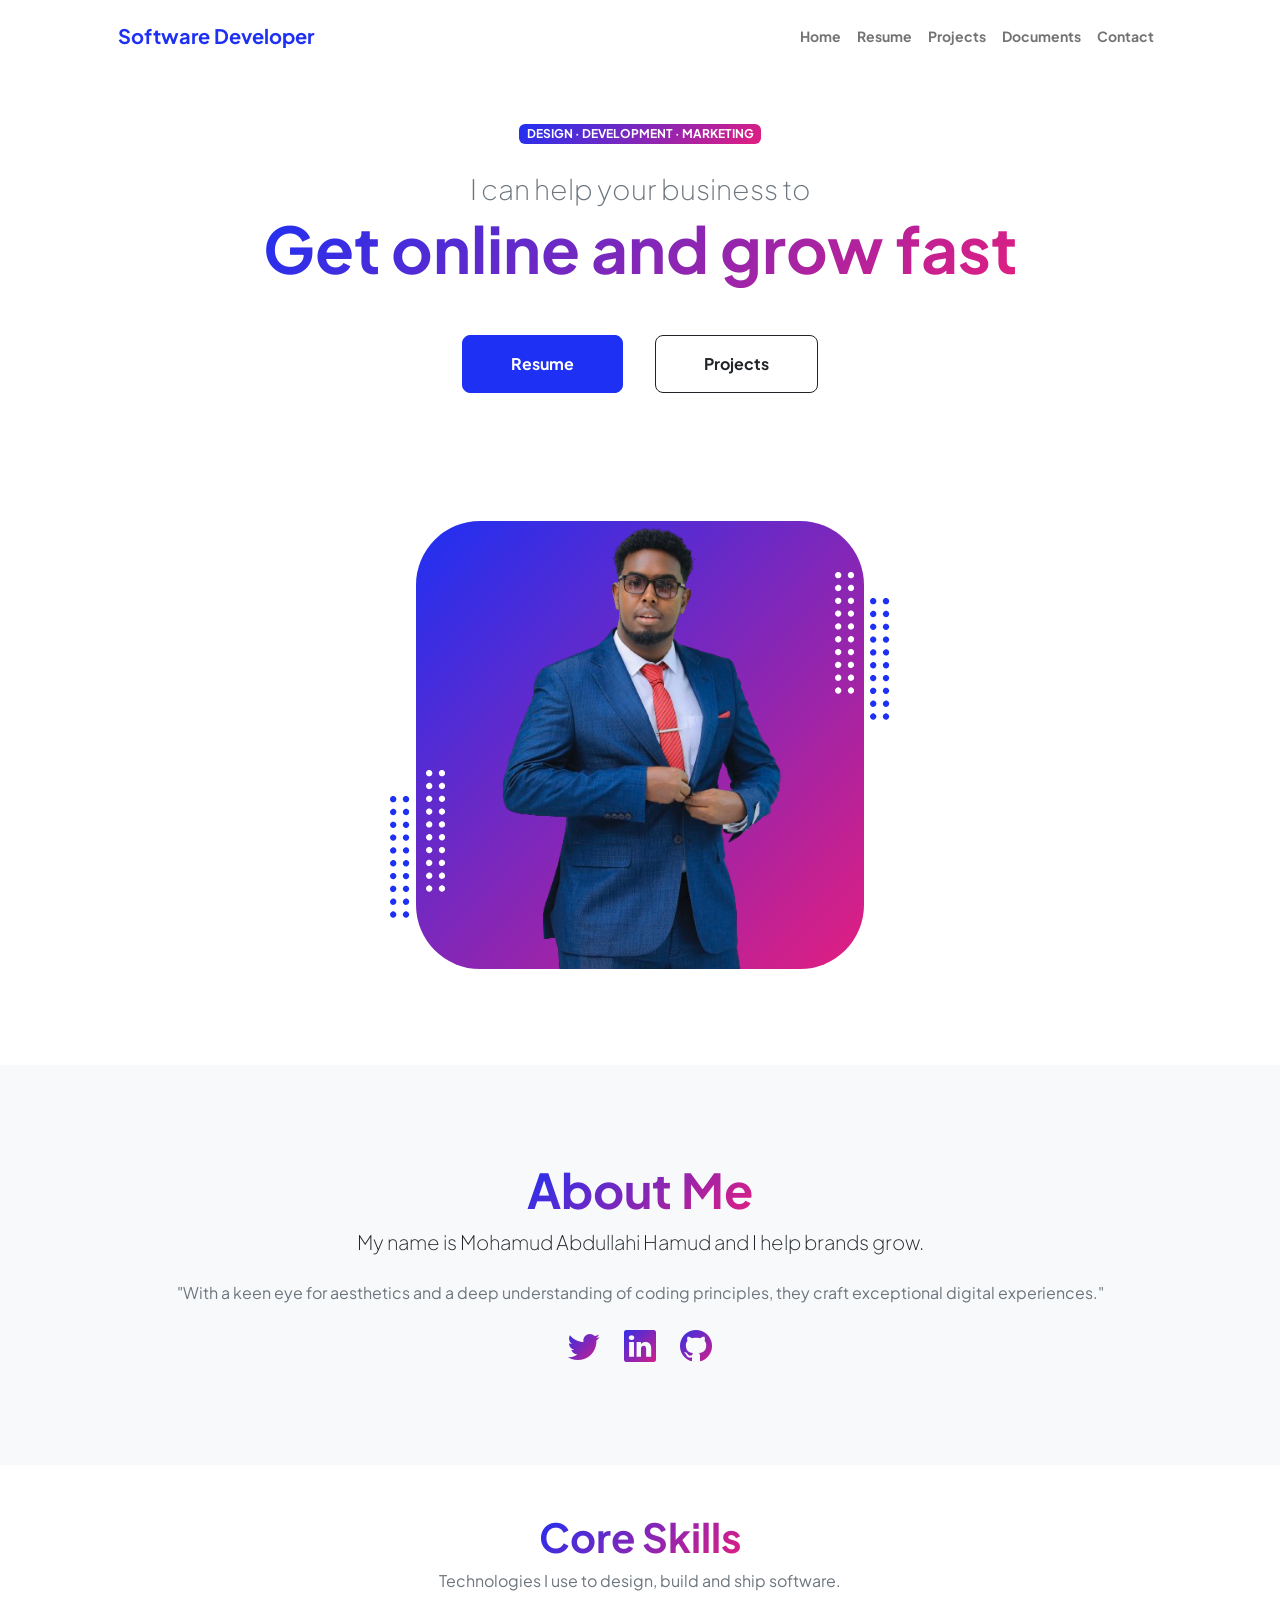
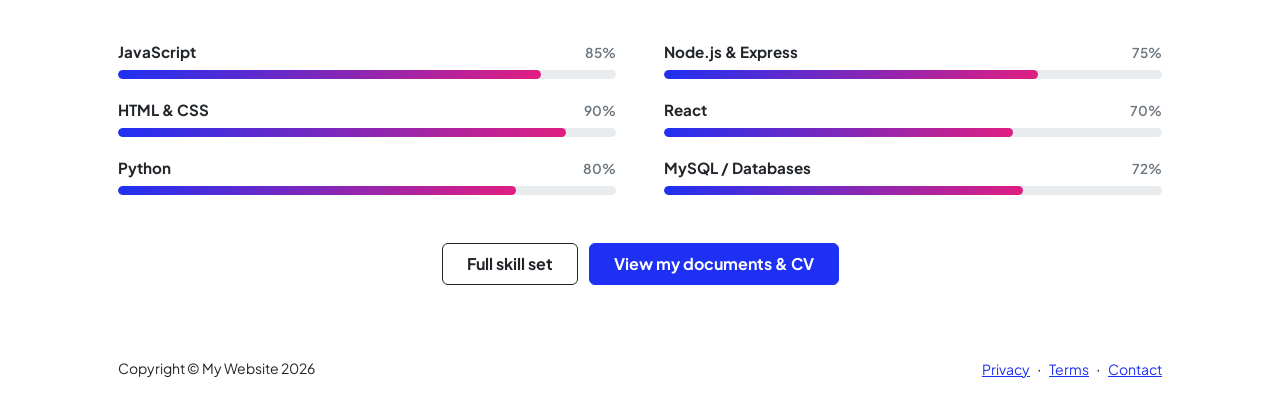
<file: index.html>
<!DOCTYPE html>
<html lang="en">
    <head>
        <meta charset="utf-8" />
        <meta name="viewport" content="width=device-width, initial-scale=1, shrink-to-fit=no" />
        <meta name="description" content="" />
        <meta name="author" content="" />
        <title>Personal -Portfolio</title>
        <!-- Favicon-->
        <link rel="icon" type="image/x-icon" href="assets/favicon.ico" />
        <!-- Custom Google font-->
        <link rel="preconnect" href="https://fonts.googleapis.com" />
        <link rel="preconnect" href="https://fonts.gstatic.com" crossorigin />
        <link href="https://fonts.googleapis.com/css2?family=Plus+Jakarta+Sans:wght@100;200;300;400;500;600;700;800;900&amp;display=swap" rel="stylesheet" />
        <!-- Bootstrap icons-->
        <link href="https://cdn.jsdelivr.net/npm/bootstrap-icons@1.8.1/font/bootstrap-icons.css" rel="stylesheet" />
        <!-- Core theme CSS (includes Bootstrap)-->
        <link href="css/styles.css" rel="stylesheet" />
    </head>
    <body class="d-flex flex-column h-100">
        <main class="flex-shrink-0">
            <!-- Navigation-->
            <nav class="navbar navbar-expand-lg navbar-light bg-white py-3">
                <div class="container px-5">
                    <a class="navbar-brand" href="index.html"><span class="fw-bolder text-primary">Software Developer </span></a>
                    <button class="navbar-toggler" type="button" data-bs-toggle="collapse" data-bs-target="#navbarSupportedContent" aria-controls="navbarSupportedContent" aria-expanded="false" aria-label="Toggle navigation"><span class="navbar-toggler-icon"></span></button>
                    <div class="collapse navbar-collapse" id="navbarSupportedContent">
                        <ul class="navbar-nav ms-auto mb-2 mb-lg-0 small fw-bolder">
                            <li class="nav-item"><a class="nav-link" href="index.html">Home</a></li>
                            <li class="nav-item"><a class="nav-link" href="resume.html">Resume</a></li>
                            <li class="nav-item"><a class="nav-link" href="projects.html">Projects</a></li>
                            <li class="nav-item"><a class="nav-link" href="documents.html">Documents</a></li>
                            <li class="nav-item"><a class="nav-link" href="contact.html">Contact</a></li>
                        </ul>
                    </div>
                </div>
            </nav>
            <!-- Header-->
            <header class="py-5">
                <div class="container px-5 pb-5">
                    <div class="row gx-5 align-items-center">
                        <div class="col-xxl-5">
                            <!-- Header text content-->
                            <div class="text-center text-xxl-start">
                                <div class="badge bg-gradient-primary-to-secondary text-white mb-4"><div class="text-uppercase">Design &middot; Development &middot; Marketing</div></div>
                                <div class="fs-3 fw-light text-muted">I can help your business to</div>
                                <h1 class="display-3 fw-bolder mb-5"><span class="text-gradient d-inline">Get online and grow fast</span></h1>
                                <div class="d-grid gap-3 d-sm-flex justify-content-sm-center justify-content-xxl-start mb-3">
                                    <a class="btn btn-primary btn-lg px-5 py-3 me-sm-3 fs-6 fw-bolder" href="resume.html">Resume</a>
                                    <a class="btn btn-outline-dark btn-lg px-5 py-3 fs-6 fw-bolder" href="projects.html">Projects</a>
                                </div>
                            </div>
                        </div>
                        <div class="col-xxl-7">
                            <!-- Header profile picture-->
                            <div class="d-flex justify-content-center mt-5 mt-xxl-0">
                                <div class="profile bg-gradient-primary-to-secondary">
                                    <!-- TIP: For best results, use a photo with a transparent background like the demo example below-->
                                    <!-- Watch a tutorial on how to do this on YouTube (link)-->
                                    <img class="profile-img" src="assets/profile2.png" alt="..." />
                                    <div class="dots-1">
                                        <!-- SVG Dots-->
                                        <svg version="1.1" xmlns="http://www.w3.org/2000/svg" xmlns:xlink="http://www.w3.org/1999/xlink" x="0px" y="0px" viewBox="0 0 191.6 1215.4" style="enable-background: new 0 0 191.6 1215.4" xml:space="preserve">
                                            <g transform="translate(0.000000,1280.000000) scale(0.100000,-0.100000)">
                                                <path d="M227.7,12788.6c-105-35-200-141-222-248c-43-206,163-412,369-369c155,32,275,190,260,339c-11,105-90,213-190,262        C383.7,12801.6,289.7,12808.6,227.7,12788.6z"></path>
                                                <path d="M1507.7,12788.6c-151-50-253-216-222-362c25-119,136-230,254-255c194-41,395,142,375,339c-11,105-90,213-190,262        C1663.7,12801.6,1569.7,12808.6,1507.7,12788.6z"></path>
                                                <path d="M227.7,11508.6c-105-35-200-141-222-248c-43-206,163-412,369-369c155,32,275,190,260,339c-11,105-90,213-190,262        C383.7,11521.6,289.7,11528.6,227.7,11508.6z"></path>
                                                <path d="M1507.7,11508.6c-151-50-253-216-222-362c25-119,136-230,254-255c194-41,395,142,375,339c-11,105-90,213-190,262        C1663.7,11521.6,1569.7,11528.6,1507.7,11508.6z"></path>
                                                <path d="M227.7,10228.6c-105-35-200-141-222-248c-43-206,163-412,369-369c155,32,275,190,260,339c-11,105-90,213-190,262        C383.7,10241.6,289.7,10248.6,227.7,10228.6z"></path>
                                                <path d="M1507.7,10228.6c-105-35-200-141-222-248c-43-206,163-412,369-369c155,32,275,190,260,339c-11,105-90,213-190,262        C1663.7,10241.6,1569.7,10248.6,1507.7,10228.6z"></path>
                                                <path d="M227.7,8948.6c-105-35-200-141-222-248c-43-206,163-412,369-369c155,32,275,190,260,339c-11,105-90,213-190,262        C383.7,8961.6,289.7,8968.6,227.7,8948.6z"></path>
                                                <path d="M1507.7,8948.6c-105-35-200-141-222-248c-43-206,163-412,369-369c155,32,275,190,260,339c-11,105-90,213-190,262        C1663.7,8961.6,1569.7,8968.6,1507.7,8948.6z"></path>
                                                <path d="M227.7,7668.6c-105-35-200-141-222-248c-43-206,163-412,369-369c155,32,275,190,260,339c-11,105-90,213-190,262        C383.7,7681.6,289.7,7688.6,227.7,7668.6z"></path>
                                                <path d="M1507.7,7668.6c-105-35-200-141-222-248c-43-206,163-412,369-369c155,32,275,190,260,339c-11,105-90,213-190,262        C1663.7,7681.6,1569.7,7688.6,1507.7,7668.6z"></path>
                                                <path d="M227.7,6388.6c-105-35-200-141-222-248c-43-206,163-412,369-369c155,32,275,190,260,339c-11,105-90,213-190,262        C383.7,6401.6,289.7,6408.6,227.7,6388.6z"></path>
                                                <path d="M1507.7,6388.6c-105-35-200-141-222-248c-43-206,163-412,369-369c155,32,275,190,260,339c-11,105-90,213-190,262        C1663.7,6401.6,1569.7,6408.6,1507.7,6388.6z"></path>
                                                <path d="M227.7,5108.6c-105-35-200-141-222-248c-43-206,163-412,369-369c155,32,275,190,260,339c-11,105-90,213-190,262        C383.7,5121.6,289.7,5128.6,227.7,5108.6z"></path>
                                                <path d="M1507.7,5108.6c-105-35-200-141-222-248c-43-206,163-412,369-369c155,32,275,190,260,339c-11,105-90,213-190,262        C1663.7,5121.6,1569.7,5128.6,1507.7,5108.6z"></path>
                                                <path d="M227.7,3828.6c-105-35-200-141-222-248c-43-206,163-412,369-369c155,32,275,190,260,339c-11,105-90,213-190,262        C383.7,3841.6,289.7,3848.6,227.7,3828.6z"></path>
                                                <path d="M1507.7,3828.6c-105-35-200-141-222-248c-43-206,163-412,369-369c155,32,275,190,260,339c-11,105-90,213-190,262        C1663.7,3841.6,1569.7,3848.6,1507.7,3828.6z"></path>
                                                <path d="M227.7,2548.6c-105-35-200-141-222-248c-43-206,163-412,369-369c155,32,275,190,260,339c-11,105-90,213-190,262        C383.7,2561.6,289.7,2568.6,227.7,2548.6z"></path>
                                                <path d="M1507.7,2548.6c-105-35-200-141-222-248c-43-206,163-412,369-369c155,32,275,190,260,339c-11,105-90,213-190,262        C1663.7,2561.6,1569.7,2568.6,1507.7,2548.6z"></path>
                                                <path d="M227.7,1268.6c-105-35-200-141-222-248c-43-206,163-412,369-369c155,32,275,190,260,339c-11,105-90,213-190,262        C383.7,1281.6,289.7,1288.6,227.7,1268.6z"></path>
                                                <path d="M1507.7,1268.6c-105-35-200-141-222-248c-43-206,163-412,369-369c155,32,275,190,260,339c-11,105-90,213-190,262        C1663.7,1281.6,1569.7,1288.6,1507.7,1268.6z"></path>
                                            </g>
                                        </svg>
                                        <!-- END of SVG dots-->
                                    </div>
                                    <div class="dots-2">
                                        <!-- SVG Dots-->
                                        <svg version="1.1" xmlns="http://www.w3.org/2000/svg" xmlns:xlink="http://www.w3.org/1999/xlink" x="0px" y="0px" viewBox="0 0 191.6 1215.4" style="enable-background: new 0 0 191.6 1215.4" xml:space="preserve">
                                            <g transform="translate(0.000000,1280.000000) scale(0.100000,-0.100000)">
                                                <path d="M227.7,12788.6c-105-35-200-141-222-248c-43-206,163-412,369-369c155,32,275,190,260,339c-11,105-90,213-190,262        C383.7,12801.6,289.7,12808.6,227.7,12788.6z"></path>
                                                <path d="M1507.7,12788.6c-151-50-253-216-222-362c25-119,136-230,254-255c194-41,395,142,375,339c-11,105-90,213-190,262        C1663.7,12801.6,1569.7,12808.6,1507.7,12788.6z"></path>
                                                <path d="M227.7,11508.6c-105-35-200-141-222-248c-43-206,163-412,369-369c155,32,275,190,260,339c-11,105-90,213-190,262        C383.7,11521.6,289.7,11528.6,227.7,11508.6z"></path>
                                                <path d="M1507.7,11508.6c-151-50-253-216-222-362c25-119,136-230,254-255c194-41,395,142,375,339c-11,105-90,213-190,262        C1663.7,11521.6,1569.7,11528.6,1507.7,11508.6z"></path>
                                                <path d="M227.7,10228.6c-105-35-200-141-222-248c-43-206,163-412,369-369c155,32,275,190,260,339c-11,105-90,213-190,262        C383.7,10241.6,289.7,10248.6,227.7,10228.6z"></path>
                                                <path d="M1507.7,10228.6c-105-35-200-141-222-248c-43-206,163-412,369-369c155,32,275,190,260,339c-11,105-90,213-190,262        C1663.7,10241.6,1569.7,10248.6,1507.7,10228.6z"></path>
                                                <path d="M227.7,8948.6c-105-35-200-141-222-248c-43-206,163-412,369-369c155,32,275,190,260,339c-11,105-90,213-190,262        C383.7,8961.6,289.7,8968.6,227.7,8948.6z"></path>
                                                <path d="M1507.7,8948.6c-105-35-200-141-222-248c-43-206,163-412,369-369c155,32,275,190,260,339c-11,105-90,213-190,262        C1663.7,8961.6,1569.7,8968.6,1507.7,8948.6z"></path>
                                                <path d="M227.7,7668.6c-105-35-200-141-222-248c-43-206,163-412,369-369c155,32,275,190,260,339c-11,105-90,213-190,262        C383.7,7681.6,289.7,7688.6,227.7,7668.6z"></path>
                                                <path d="M1507.7,7668.6c-105-35-200-141-222-248c-43-206,163-412,369-369c155,32,275,190,260,339c-11,105-90,213-190,262        C1663.7,7681.6,1569.7,7688.6,1507.7,7668.6z"></path>
                                                <path d="M227.7,6388.6c-105-35-200-141-222-248c-43-206,163-412,369-369c155,32,275,190,260,339c-11,105-90,213-190,262        C383.7,6401.6,289.7,6408.6,227.7,6388.6z"></path>
                                                <path d="M1507.7,6388.6c-105-35-200-141-222-248c-43-206,163-412,369-369c155,32,275,190,260,339c-11,105-90,213-190,262        C1663.7,6401.6,1569.7,6408.6,1507.7,6388.6z"></path>
                                                <path d="M227.7,5108.6c-105-35-200-141-222-248c-43-206,163-412,369-369c155,32,275,190,260,339c-11,105-90,213-190,262        C383.7,5121.6,289.7,5128.6,227.7,5108.6z"></path>
                                                <path d="M1507.7,5108.6c-105-35-200-141-222-248c-43-206,163-412,369-369c155,32,275,190,260,339c-11,105-90,213-190,262        C1663.7,5121.6,1569.7,5128.6,1507.7,5108.6z"></path>
                                                <path d="M227.7,3828.6c-105-35-200-141-222-248c-43-206,163-412,369-369c155,32,275,190,260,339c-11,105-90,213-190,262        C383.7,3841.6,289.7,3848.6,227.7,3828.6z"></path>
                                                <path d="M1507.7,3828.6c-105-35-200-141-222-248c-43-206,163-412,369-369c155,32,275,190,260,339c-11,105-90,213-190,262        C1663.7,3841.6,1569.7,3848.6,1507.7,3828.6z"></path>
                                                <path d="M227.7,2548.6c-105-35-200-141-222-248c-43-206,163-412,369-369c155,32,275,190,260,339c-11,105-90,213-190,262        C383.7,2561.6,289.7,2568.6,227.7,2548.6z"></path>
                                                <path d="M1507.7,2548.6c-105-35-200-141-222-248c-43-206,163-412,369-369c155,32,275,190,260,339c-11,105-90,213-190,262        C1663.7,2561.6,1569.7,2568.6,1507.7,2548.6z"></path>
                                                <path d="M227.7,1268.6c-105-35-200-141-222-248c-43-206,163-412,369-369c155,32,275,190,260,339c-11,105-90,213-190,262        C383.7,1281.6,289.7,1288.6,227.7,1268.6z"></path>
                                                <path d="M1507.7,1268.6c-105-35-200-141-222-248c-43-206,163-412,369-369c155,32,275,190,260,339c-11,105-90,213-190,262        C1663.7,1281.6,1569.7,1288.6,1507.7,1268.6z"></path>
                                            </g>
                                        </svg>
                                        <!-- END of SVG dots-->
                                    </div>
                                    <div class="dots-3">
                                        <!-- SVG Dots-->
                                        <svg version="1.1" xmlns="http://www.w3.org/2000/svg" xmlns:xlink="http://www.w3.org/1999/xlink" x="0px" y="0px" viewBox="0 0 191.6 1215.4" style="enable-background: new 0 0 191.6 1215.4" xml:space="preserve">
                                            <g transform="translate(0.000000,1280.000000) scale(0.100000,-0.100000)">
                                                <path d="M227.7,12788.6c-105-35-200-141-222-248c-43-206,163-412,369-369c155,32,275,190,260,339c-11,105-90,213-190,262        C383.7,12801.6,289.7,12808.6,227.7,12788.6z"></path>
                                                <path d="M1507.7,12788.6c-151-50-253-216-222-362c25-119,136-230,254-255c194-41,395,142,375,339c-11,105-90,213-190,262        C1663.7,12801.6,1569.7,12808.6,1507.7,12788.6z"></path>
                                                <path d="M227.7,11508.6c-105-35-200-141-222-248c-43-206,163-412,369-369c155,32,275,190,260,339c-11,105-90,213-190,262        C383.7,11521.6,289.7,11528.6,227.7,11508.6z"></path>
                                                <path d="M1507.7,11508.6c-151-50-253-216-222-362c25-119,136-230,254-255c194-41,395,142,375,339c-11,105-90,213-190,262        C1663.7,11521.6,1569.7,11528.6,1507.7,11508.6z"></path>
                                                <path d="M227.7,10228.6c-105-35-200-141-222-248c-43-206,163-412,369-369c155,32,275,190,260,339c-11,105-90,213-190,262        C383.7,10241.6,289.7,10248.6,227.7,10228.6z"></path>
                                                <path d="M1507.7,10228.6c-105-35-200-141-222-248c-43-206,163-412,369-369c155,32,275,190,260,339c-11,105-90,213-190,262        C1663.7,10241.6,1569.7,10248.6,1507.7,10228.6z"></path>
                                                <path d="M227.7,8948.6c-105-35-200-141-222-248c-43-206,163-412,369-369c155,32,275,190,260,339c-11,105-90,213-190,262        C383.7,8961.6,289.7,8968.6,227.7,8948.6z"></path>
                                                <path d="M1507.7,8948.6c-105-35-200-141-222-248c-43-206,163-412,369-369c155,32,275,190,260,339c-11,105-90,213-190,262        C1663.7,8961.6,1569.7,8968.6,1507.7,8948.6z"></path>
                                                <path d="M227.7,7668.6c-105-35-200-141-222-248c-43-206,163-412,369-369c155,32,275,190,260,339c-11,105-90,213-190,262        C383.7,7681.6,289.7,7688.6,227.7,7668.6z"></path>
                                                <path d="M1507.7,7668.6c-105-35-200-141-222-248c-43-206,163-412,369-369c155,32,275,190,260,339c-11,105-90,213-190,262        C1663.7,7681.6,1569.7,7688.6,1507.7,7668.6z"></path>
                                                <path d="M227.7,6388.6c-105-35-200-141-222-248c-43-206,163-412,369-369c155,32,275,190,260,339c-11,105-90,213-190,262        C383.7,6401.6,289.7,6408.6,227.7,6388.6z"></path>
                                                <path d="M1507.7,6388.6c-105-35-200-141-222-248c-43-206,163-412,369-369c155,32,275,190,260,339c-11,105-90,213-190,262        C1663.7,6401.6,1569.7,6408.6,1507.7,6388.6z"></path>
                                                <path d="M227.7,5108.6c-105-35-200-141-222-248c-43-206,163-412,369-369c155,32,275,190,260,339c-11,105-90,213-190,262        C383.7,5121.6,289.7,5128.6,227.7,5108.6z"></path>
                                                <path d="M1507.7,5108.6c-105-35-200-141-222-248c-43-206,163-412,369-369c155,32,275,190,260,339c-11,105-90,213-190,262        C1663.7,5121.6,1569.7,5128.6,1507.7,5108.6z"></path>
                                                <path d="M227.7,3828.6c-105-35-200-141-222-248c-43-206,163-412,369-369c155,32,275,190,260,339c-11,105-90,213-190,262        C383.7,3841.6,289.7,3848.6,227.7,3828.6z"></path>
                                                <path d="M1507.7,3828.6c-105-35-200-141-222-248c-43-206,163-412,369-369c155,32,275,190,260,339c-11,105-90,213-190,262        C1663.7,3841.6,1569.7,3848.6,1507.7,3828.6z"></path>
                                                <path d="M227.7,2548.6c-105-35-200-141-222-248c-43-206,163-412,369-369c155,32,275,190,260,339c-11,105-90,213-190,262        C383.7,2561.6,289.7,2568.6,227.7,2548.6z"></path>
                                                <path d="M1507.7,2548.6c-105-35-200-141-222-248c-43-206,163-412,369-369c155,32,275,190,260,339c-11,105-90,213-190,262        C1663.7,2561.6,1569.7,2568.6,1507.7,2548.6z"></path>
                                                <path d="M227.7,1268.6c-105-35-200-141-222-248c-43-206,163-412,369-369c155,32,275,190,260,339c-11,105-90,213-190,262        C383.7,1281.6,289.7,1288.6,227.7,1268.6z"></path>
                                                <path d="M1507.7,1268.6c-105-35-200-141-222-248c-43-206,163-412,369-369c155,32,275,190,260,339c-11,105-90,213-190,262        C1663.7,1281.6,1569.7,1288.6,1507.7,1268.6z"></path>
                                            </g>
                                        </svg>
                                        <!-- END of SVG dots-->
                                    </div>
                                    <div class="dots-4">
                                        <!-- SVG Dots-->
                                        <svg version="1.1" xmlns="http://www.w3.org/2000/svg" xmlns:xlink="http://www.w3.org/1999/xlink" x="0px" y="0px" viewBox="0 0 191.6 1215.4" style="enable-background: new 0 0 191.6 1215.4" xml:space="preserve">
                                            <g transform="translate(0.000000,1280.000000) scale(0.100000,-0.100000)">
                                                <path d="M227.7,12788.6c-105-35-200-141-222-248c-43-206,163-412,369-369c155,32,275,190,260,339c-11,105-90,213-190,262        C383.7,12801.6,289.7,12808.6,227.7,12788.6z"></path>
                                                <path d="M1507.7,12788.6c-151-50-253-216-222-362c25-119,136-230,254-255c194-41,395,142,375,339c-11,105-90,213-190,262        C1663.7,12801.6,1569.7,12808.6,1507.7,12788.6z"></path>
                                                <path d="M227.7,11508.6c-105-35-200-141-222-248c-43-206,163-412,369-369c155,32,275,190,260,339c-11,105-90,213-190,262        C383.7,11521.6,289.7,11528.6,227.7,11508.6z"></path>
                                                <path d="M1507.7,11508.6c-151-50-253-216-222-362c25-119,136-230,254-255c194-41,395,142,375,339c-11,105-90,213-190,262        C1663.7,11521.6,1569.7,11528.6,1507.7,11508.6z"></path>
                                                <path d="M227.7,10228.6c-105-35-200-141-222-248c-43-206,163-412,369-369c155,32,275,190,260,339c-11,105-90,213-190,262        C383.7,10241.6,289.7,10248.6,227.7,10228.6z"></path>
                                                <path d="M1507.7,10228.6c-105-35-200-141-222-248c-43-206,163-412,369-369c155,32,275,190,260,339c-11,105-90,213-190,262        C1663.7,10241.6,1569.7,10248.6,1507.7,10228.6z"></path>
                                                <path d="M227.7,8948.6c-105-35-200-141-222-248c-43-206,163-412,369-369c155,32,275,190,260,339c-11,105-90,213-190,262        C383.7,8961.6,289.7,8968.6,227.7,8948.6z"></path>
                                                <path d="M1507.7,8948.6c-105-35-200-141-222-248c-43-206,163-412,369-369c155,32,275,190,260,339c-11,105-90,213-190,262        C1663.7,8961.6,1569.7,8968.6,1507.7,8948.6z"></path>
                                                <path d="M227.7,7668.6c-105-35-200-141-222-248c-43-206,163-412,369-369c155,32,275,190,260,339c-11,105-90,213-190,262        C383.7,7681.6,289.7,7688.6,227.7,7668.6z"></path>
                                                <path d="M1507.7,7668.6c-105-35-200-141-222-248c-43-206,163-412,369-369c155,32,275,190,260,339c-11,105-90,213-190,262        C1663.7,7681.6,1569.7,7688.6,1507.7,7668.6z"></path>
                                                <path d="M227.7,6388.6c-105-35-200-141-222-248c-43-206,163-412,369-369c155,32,275,190,260,339c-11,105-90,213-190,262        C383.7,6401.6,289.7,6408.6,227.7,6388.6z"></path>
                                                <path d="M1507.7,6388.6c-105-35-200-141-222-248c-43-206,163-412,369-369c155,32,275,190,260,339c-11,105-90,213-190,262        C1663.7,6401.6,1569.7,6408.6,1507.7,6388.6z"></path>
                                                <path d="M227.7,5108.6c-105-35-200-141-222-248c-43-206,163-412,369-369c155,32,275,190,260,339c-11,105-90,213-190,262        C383.7,5121.6,289.7,5128.6,227.7,5108.6z"></path>
                                                <path d="M1507.7,5108.6c-105-35-200-141-222-248c-43-206,163-412,369-369c155,32,275,190,260,339c-11,105-90,213-190,262        C1663.7,5121.6,1569.7,5128.6,1507.7,5108.6z"></path>
                                                <path d="M227.7,3828.6c-105-35-200-141-222-248c-43-206,163-412,369-369c155,32,275,190,260,339c-11,105-90,213-190,262        C383.7,3841.6,289.7,3848.6,227.7,3828.6z"></path>
                                                <path d="M1507.7,3828.6c-105-35-200-141-222-248c-43-206,163-412,369-369c155,32,275,190,260,339c-11,105-90,213-190,262        C1663.7,3841.6,1569.7,3848.6,1507.7,3828.6z"></path>
                                                <path d="M227.7,2548.6c-105-35-200-141-222-248c-43-206,163-412,369-369c155,32,275,190,260,339c-11,105-90,213-190,262        C383.7,2561.6,289.7,2568.6,227.7,2548.6z"></path>
                                                <path d="M1507.7,2548.6c-105-35-200-141-222-248c-43-206,163-412,369-369c155,32,275,190,260,339c-11,105-90,213-190,262        C1663.7,2561.6,1569.7,2568.6,1507.7,2548.6z"></path>
                                                <path d="M227.7,1268.6c-105-35-200-141-222-248c-43-206,163-412,369-369c155,32,275,190,260,339c-11,105-90,213-190,262        C383.7,1281.6,289.7,1288.6,227.7,1268.6z"></path>
                                                <path d="M1507.7,1268.6c-105-35-200-141-222-248c-43-206,163-412,369-369c155,32,275,190,260,339c-11,105-90,213-190,262        C1663.7,1281.6,1569.7,1288.6,1507.7,1268.6z"></path>
                                            </g>
                                        </svg>
                                        <!-- END of SVG dots-->
                                    </div>
                                </div>
                            </div>
                        </div>
                    </div>
                </div>
            </header>
            <!-- About Section-->
            <section class="bg-light py-5">
                <div class="container px-5">
                    <div class="row gx-5 justify-content-center">
                        <div class="col-xxl-8">
                            <div class="text-center my-5">
                                <h2 class="display-5 fw-bolder"><span class="text-gradient d-inline">About Me</span></h2>
                                <p class="lead fw-light mb-4">My name is Mohamud Abdullahi Hamud and I help brands grow.</p>
                                <p class="text-muted">"With a keen eye for aesthetics and a deep understanding of coding principles, they craft exceptional digital experiences."</p>
                                <div class="d-flex justify-content-center fs-2 gap-4">
                                    <a class="text-gradient" href="#!"><i class="bi bi-twitter"></i></a>
                                    <a class="text-gradient" href="https://www.linkedin.com/in/mohamud-abdallahi-32a731127/"><i class="bi bi-linkedin"></i></a>
                                    <a class="text-gradient" href="https://github.com/MohamudHamud"><i class="bi bi-github"></i></a>
                                </div>
                            </div>
                        </div>
                    </div>
                </div>
            </section>
            <!-- Skills preview Section-->
            <section class="py-5">
                <div class="container px-5">
                    <div class="row gx-5 justify-content-center">
                        <div class="col-xxl-8">
                            <div class="text-center mb-5">
                                <h2 class="display-6 fw-bolder"><span class="text-gradient d-inline">Core Skills</span></h2>
                                <p class="text-muted mb-0">Technologies I use to design, build and ship software.</p>
                            </div>
                            <div class="row gx-5">
                                <div class="col-md-6">
                                    <div class="skill-item">
                                        <div class="skill-head"><span>JavaScript</span><span class="skill-pct">85%</span></div>
                                        <div class="skill-track"><span class="skill-fill" data-width="85"></span></div>
                                    </div>
                                    <div class="skill-item">
                                        <div class="skill-head"><span>HTML &amp; CSS</span><span class="skill-pct">90%</span></div>
                                        <div class="skill-track"><span class="skill-fill" data-width="90"></span></div>
                                    </div>
                                    <div class="skill-item">
                                        <div class="skill-head"><span>Python</span><span class="skill-pct">80%</span></div>
                                        <div class="skill-track"><span class="skill-fill" data-width="80"></span></div>
                                    </div>
                                </div>
                                <div class="col-md-6">
                                    <div class="skill-item">
                                        <div class="skill-head"><span>Node.js &amp; Express</span><span class="skill-pct">75%</span></div>
                                        <div class="skill-track"><span class="skill-fill" data-width="75"></span></div>
                                    </div>
                                    <div class="skill-item">
                                        <div class="skill-head"><span>React</span><span class="skill-pct">70%</span></div>
                                        <div class="skill-track"><span class="skill-fill" data-width="70"></span></div>
                                    </div>
                                    <div class="skill-item">
                                        <div class="skill-head"><span>MySQL / Databases</span><span class="skill-pct">72%</span></div>
                                        <div class="skill-track"><span class="skill-fill" data-width="72"></span></div>
                                    </div>
                                </div>
                            </div>
                            <div class="text-center mt-5">
                                <a class="btn btn-outline-dark px-4 py-2 fw-bolder me-2" href="resume.html">Full skill set</a>
                                <a class="btn btn-primary px-4 py-2 fw-bolder" href="documents.html">View my documents &amp; CV</a>
                            </div>
                        </div>
                    </div>
                </div>
            </section>
        </main>
        <!-- Footer-->
        <footer class="bg-white py-4 mt-auto">
            <div class="container px-5">
                <div class="row align-items-center justify-content-between flex-column flex-sm-row">
                    <div class="col-auto"><div class="small m-0">Copyright &copy; My Website <span id="currentYear">2024</span></div></div>
                    <div class="col-auto">
                        <a class="small" href="#!">Privacy</a>
                        <span class="mx-1">&middot;</span>
                        <a class="small" href="#!">Terms</a>
                        <span class="mx-1">&middot;</span>
                        <a class="small" href="#!">Contact</a>
                    </div>
                </div>
            </div>
        </footer>
        <!-- Bootstrap core JS-->
        <script src="https://cdn.jsdelivr.net/npm/bootstrap@5.2.3/dist/js/bootstrap.bundle.min.js"></script>
        <!-- Core theme JS-->
        <script src="js/scripts.js"></script>
    </body>
</html>
</file>
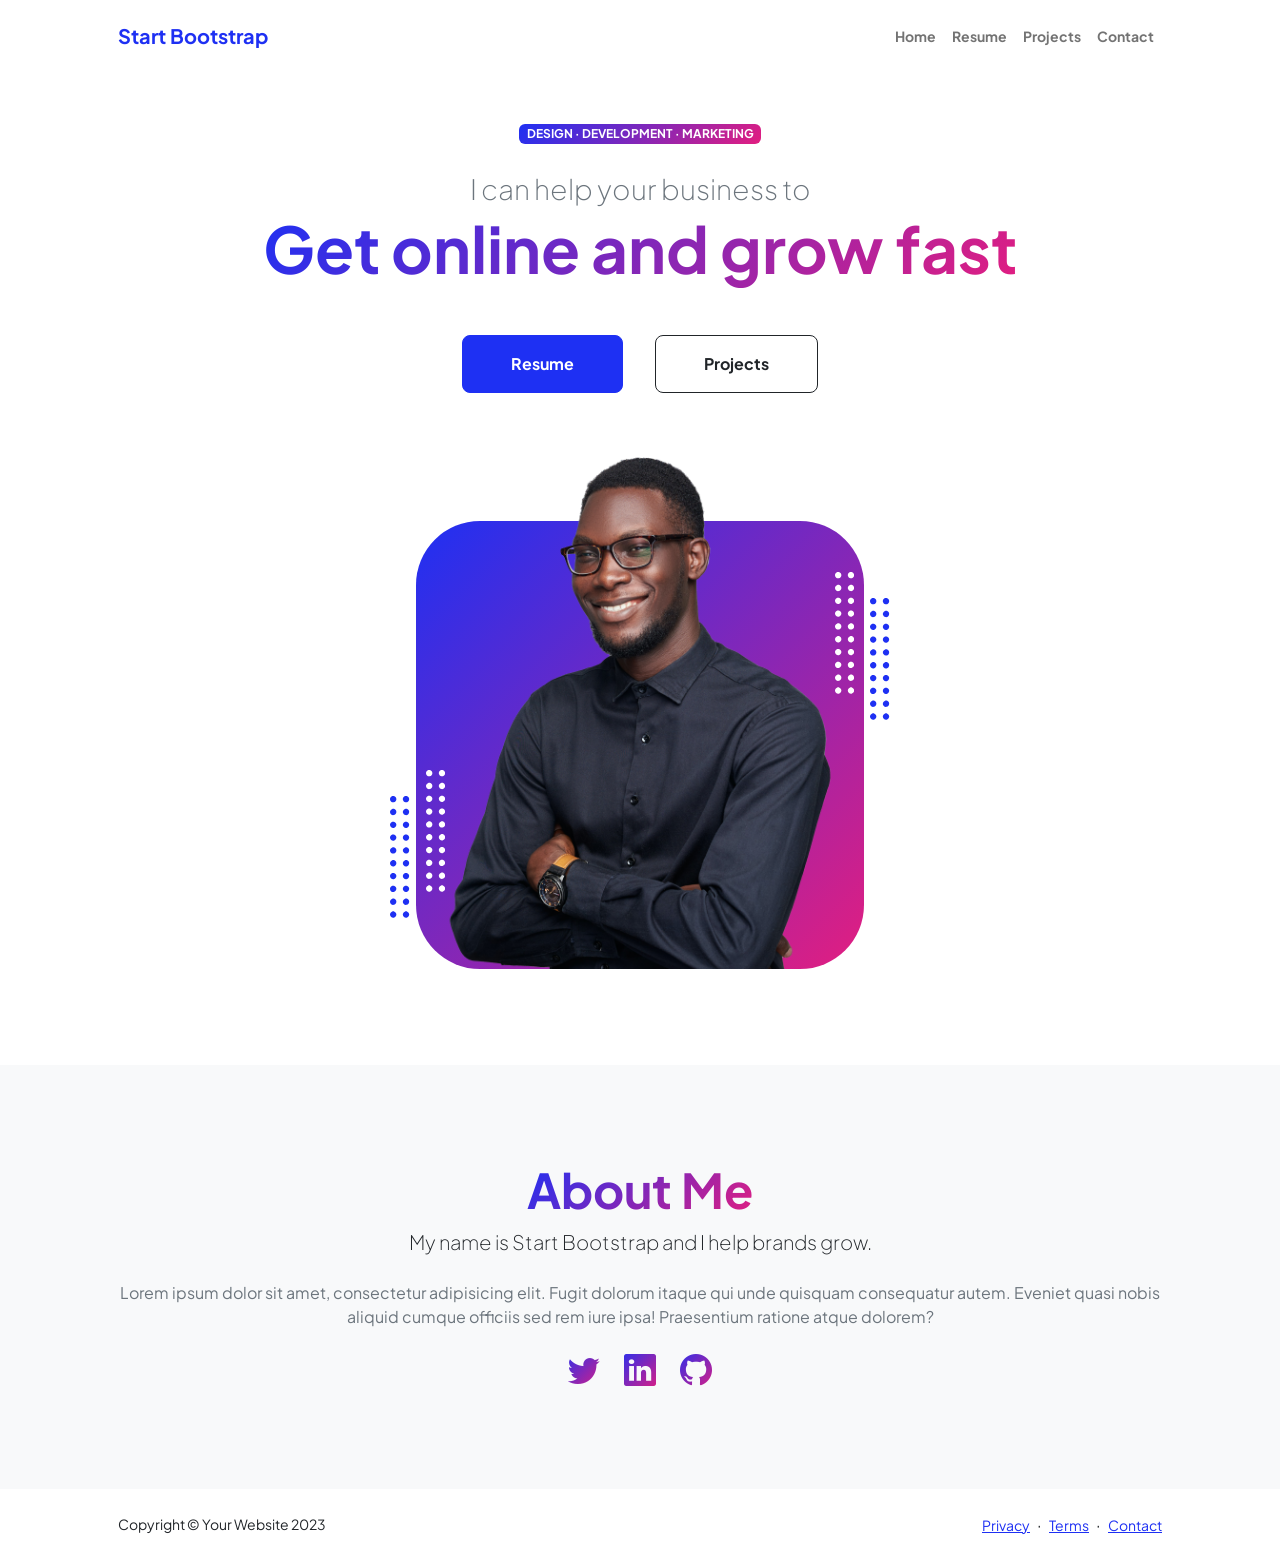
<file: startbootstrap-personal-gh-pages/index.html>
<!DOCTYPE html>
<html lang="en">
    <head>
        <meta charset="utf-8" />
        <meta name="viewport" content="width=device-width, initial-scale=1, shrink-to-fit=no" />
        <meta name="description" content="" />
        <meta name="author" content="" />
        <title>Personal - Start Bootstrap Theme</title>
        <!-- Favicon-->
        <link rel="icon" type="image/x-icon" href="assets/favicon.ico" />
        <!-- Custom Google font-->
        <link rel="preconnect" href="https://fonts.googleapis.com" />
        <link rel="preconnect" href="https://fonts.gstatic.com" crossorigin />
        <link href="https://fonts.googleapis.com/css2?family=Plus+Jakarta+Sans:wght@100;200;300;400;500;600;700;800;900&amp;display=swap" rel="stylesheet" />
        <!-- Bootstrap icons-->
        <link href="https://cdn.jsdelivr.net/npm/bootstrap-icons@1.8.1/font/bootstrap-icons.css" rel="stylesheet" />
        <!-- Core theme CSS (includes Bootstrap)-->
        <link href="css/styles.css" rel="stylesheet" />
    </head>
    <body class="d-flex flex-column h-100">
        <main class="flex-shrink-0">
            <!-- Navigation-->
            <nav class="navbar navbar-expand-lg navbar-light bg-white py-3">
                <div class="container px-5">
                    <a class="navbar-brand" href="index.html"><span class="fw-bolder text-primary">Start Bootstrap</span></a>
                    <button class="navbar-toggler" type="button" data-bs-toggle="collapse" data-bs-target="#navbarSupportedContent" aria-controls="navbarSupportedContent" aria-expanded="false" aria-label="Toggle navigation"><span class="navbar-toggler-icon"></span></button>
                    <div class="collapse navbar-collapse" id="navbarSupportedContent">
                        <ul class="navbar-nav ms-auto mb-2 mb-lg-0 small fw-bolder">
                            <li class="nav-item"><a class="nav-link" href="index.html">Home</a></li>
                            <li class="nav-item"><a class="nav-link" href="resume.html">Resume</a></li>
                            <li class="nav-item"><a class="nav-link" href="projects.html">Projects</a></li>
                            <li class="nav-item"><a class="nav-link" href="contact.html">Contact</a></li>
                        </ul>
                    </div>
                </div>
            </nav>
            <!-- Header-->
            <header class="py-5">
                <div class="container px-5 pb-5">
                    <div class="row gx-5 align-items-center">
                        <div class="col-xxl-5">
                            <!-- Header text content-->
                            <div class="text-center text-xxl-start">
                                <div class="badge bg-gradient-primary-to-secondary text-white mb-4"><div class="text-uppercase">Design &middot; Development &middot; Marketing</div></div>
                                <div class="fs-3 fw-light text-muted">I can help your business to</div>
                                <h1 class="display-3 fw-bolder mb-5"><span class="text-gradient d-inline">Get online and grow fast</span></h1>
                                <div class="d-grid gap-3 d-sm-flex justify-content-sm-center justify-content-xxl-start mb-3">
                                    <a class="btn btn-primary btn-lg px-5 py-3 me-sm-3 fs-6 fw-bolder" href="resume.html">Resume</a>
                                    <a class="btn btn-outline-dark btn-lg px-5 py-3 fs-6 fw-bolder" href="projects.html">Projects</a>
                                </div>
                            </div>
                        </div>
                        <div class="col-xxl-7">
                            <!-- Header profile picture-->
                            <div class="d-flex justify-content-center mt-5 mt-xxl-0">
                                <div class="profile bg-gradient-primary-to-secondary">
                                    <!-- TIP: For best results, use a photo with a transparent background like the demo example below-->
                                    <!-- Watch a tutorial on how to do this on YouTube (link)-->
                                    <img class="profile-img" src="assets/profile.png" alt="..." />
                                    <div class="dots-1">
                                        <!-- SVG Dots-->
                                        <svg version="1.1" xmlns="http://www.w3.org/2000/svg" xmlns:xlink="http://www.w3.org/1999/xlink" x="0px" y="0px" viewBox="0 0 191.6 1215.4" style="enable-background: new 0 0 191.6 1215.4" xml:space="preserve">
                                            <g transform="translate(0.000000,1280.000000) scale(0.100000,-0.100000)">
                                                <path d="M227.7,12788.6c-105-35-200-141-222-248c-43-206,163-412,369-369c155,32,275,190,260,339c-11,105-90,213-190,262        C383.7,12801.6,289.7,12808.6,227.7,12788.6z"></path>
                                                <path d="M1507.7,12788.6c-151-50-253-216-222-362c25-119,136-230,254-255c194-41,395,142,375,339c-11,105-90,213-190,262        C1663.7,12801.6,1569.7,12808.6,1507.7,12788.6z"></path>
                                                <path d="M227.7,11508.6c-105-35-200-141-222-248c-43-206,163-412,369-369c155,32,275,190,260,339c-11,105-90,213-190,262        C383.7,11521.6,289.7,11528.6,227.7,11508.6z"></path>
                                                <path d="M1507.7,11508.6c-151-50-253-216-222-362c25-119,136-230,254-255c194-41,395,142,375,339c-11,105-90,213-190,262        C1663.7,11521.6,1569.7,11528.6,1507.7,11508.6z"></path>
                                                <path d="M227.7,10228.6c-105-35-200-141-222-248c-43-206,163-412,369-369c155,32,275,190,260,339c-11,105-90,213-190,262        C383.7,10241.6,289.7,10248.6,227.7,10228.6z"></path>
                                                <path d="M1507.7,10228.6c-105-35-200-141-222-248c-43-206,163-412,369-369c155,32,275,190,260,339c-11,105-90,213-190,262        C1663.7,10241.6,1569.7,10248.6,1507.7,10228.6z"></path>
                                                <path d="M227.7,8948.6c-105-35-200-141-222-248c-43-206,163-412,369-369c155,32,275,190,260,339c-11,105-90,213-190,262        C383.7,8961.6,289.7,8968.6,227.7,8948.6z"></path>
                                                <path d="M1507.7,8948.6c-105-35-200-141-222-248c-43-206,163-412,369-369c155,32,275,190,260,339c-11,105-90,213-190,262        C1663.7,8961.6,1569.7,8968.6,1507.7,8948.6z"></path>
                                                <path d="M227.7,7668.6c-105-35-200-141-222-248c-43-206,163-412,369-369c155,32,275,190,260,339c-11,105-90,213-190,262        C383.7,7681.6,289.7,7688.6,227.7,7668.6z"></path>
                                                <path d="M1507.7,7668.6c-105-35-200-141-222-248c-43-206,163-412,369-369c155,32,275,190,260,339c-11,105-90,213-190,262        C1663.7,7681.6,1569.7,7688.6,1507.7,7668.6z"></path>
                                                <path d="M227.7,6388.6c-105-35-200-141-222-248c-43-206,163-412,369-369c155,32,275,190,260,339c-11,105-90,213-190,262        C383.7,6401.6,289.7,6408.6,227.7,6388.6z"></path>
                                                <path d="M1507.7,6388.6c-105-35-200-141-222-248c-43-206,163-412,369-369c155,32,275,190,260,339c-11,105-90,213-190,262        C1663.7,6401.6,1569.7,6408.6,1507.7,6388.6z"></path>
                                                <path d="M227.7,5108.6c-105-35-200-141-222-248c-43-206,163-412,369-369c155,32,275,190,260,339c-11,105-90,213-190,262        C383.7,5121.6,289.7,5128.6,227.7,5108.6z"></path>
                                                <path d="M1507.7,5108.6c-105-35-200-141-222-248c-43-206,163-412,369-369c155,32,275,190,260,339c-11,105-90,213-190,262        C1663.7,5121.6,1569.7,5128.6,1507.7,5108.6z"></path>
                                                <path d="M227.7,3828.6c-105-35-200-141-222-248c-43-206,163-412,369-369c155,32,275,190,260,339c-11,105-90,213-190,262        C383.7,3841.6,289.7,3848.6,227.7,3828.6z"></path>
                                                <path d="M1507.7,3828.6c-105-35-200-141-222-248c-43-206,163-412,369-369c155,32,275,190,260,339c-11,105-90,213-190,262        C1663.7,3841.6,1569.7,3848.6,1507.7,3828.6z"></path>
                                                <path d="M227.7,2548.6c-105-35-200-141-222-248c-43-206,163-412,369-369c155,32,275,190,260,339c-11,105-90,213-190,262        C383.7,2561.6,289.7,2568.6,227.7,2548.6z"></path>
                                                <path d="M1507.7,2548.6c-105-35-200-141-222-248c-43-206,163-412,369-369c155,32,275,190,260,339c-11,105-90,213-190,262        C1663.7,2561.6,1569.7,2568.6,1507.7,2548.6z"></path>
                                                <path d="M227.7,1268.6c-105-35-200-141-222-248c-43-206,163-412,369-369c155,32,275,190,260,339c-11,105-90,213-190,262        C383.7,1281.6,289.7,1288.6,227.7,1268.6z"></path>
                                                <path d="M1507.7,1268.6c-105-35-200-141-222-248c-43-206,163-412,369-369c155,32,275,190,260,339c-11,105-90,213-190,262        C1663.7,1281.6,1569.7,1288.6,1507.7,1268.6z"></path>
                                            </g>
                                        </svg>
                                        <!-- END of SVG dots-->
                                    </div>
                                    <div class="dots-2">
                                        <!-- SVG Dots-->
                                        <svg version="1.1" xmlns="http://www.w3.org/2000/svg" xmlns:xlink="http://www.w3.org/1999/xlink" x="0px" y="0px" viewBox="0 0 191.6 1215.4" style="enable-background: new 0 0 191.6 1215.4" xml:space="preserve">
                                            <g transform="translate(0.000000,1280.000000) scale(0.100000,-0.100000)">
                                                <path d="M227.7,12788.6c-105-35-200-141-222-248c-43-206,163-412,369-369c155,32,275,190,260,339c-11,105-90,213-190,262        C383.7,12801.6,289.7,12808.6,227.7,12788.6z"></path>
                                                <path d="M1507.7,12788.6c-151-50-253-216-222-362c25-119,136-230,254-255c194-41,395,142,375,339c-11,105-90,213-190,262        C1663.7,12801.6,1569.7,12808.6,1507.7,12788.6z"></path>
                                                <path d="M227.7,11508.6c-105-35-200-141-222-248c-43-206,163-412,369-369c155,32,275,190,260,339c-11,105-90,213-190,262        C383.7,11521.6,289.7,11528.6,227.7,11508.6z"></path>
                                                <path d="M1507.7,11508.6c-151-50-253-216-222-362c25-119,136-230,254-255c194-41,395,142,375,339c-11,105-90,213-190,262        C1663.7,11521.6,1569.7,11528.6,1507.7,11508.6z"></path>
                                                <path d="M227.7,10228.6c-105-35-200-141-222-248c-43-206,163-412,369-369c155,32,275,190,260,339c-11,105-90,213-190,262        C383.7,10241.6,289.7,10248.6,227.7,10228.6z"></path>
                                                <path d="M1507.7,10228.6c-105-35-200-141-222-248c-43-206,163-412,369-369c155,32,275,190,260,339c-11,105-90,213-190,262        C1663.7,10241.6,1569.7,10248.6,1507.7,10228.6z"></path>
                                                <path d="M227.7,8948.6c-105-35-200-141-222-248c-43-206,163-412,369-369c155,32,275,190,260,339c-11,105-90,213-190,262        C383.7,8961.6,289.7,8968.6,227.7,8948.6z"></path>
                                                <path d="M1507.7,8948.6c-105-35-200-141-222-248c-43-206,163-412,369-369c155,32,275,190,260,339c-11,105-90,213-190,262        C1663.7,8961.6,1569.7,8968.6,1507.7,8948.6z"></path>
                                                <path d="M227.7,7668.6c-105-35-200-141-222-248c-43-206,163-412,369-369c155,32,275,190,260,339c-11,105-90,213-190,262        C383.7,7681.6,289.7,7688.6,227.7,7668.6z"></path>
                                                <path d="M1507.7,7668.6c-105-35-200-141-222-248c-43-206,163-412,369-369c155,32,275,190,260,339c-11,105-90,213-190,262        C1663.7,7681.6,1569.7,7688.6,1507.7,7668.6z"></path>
                                                <path d="M227.7,6388.6c-105-35-200-141-222-248c-43-206,163-412,369-369c155,32,275,190,260,339c-11,105-90,213-190,262        C383.7,6401.6,289.7,6408.6,227.7,6388.6z"></path>
                                                <path d="M1507.7,6388.6c-105-35-200-141-222-248c-43-206,163-412,369-369c155,32,275,190,260,339c-11,105-90,213-190,262        C1663.7,6401.6,1569.7,6408.6,1507.7,6388.6z"></path>
                                                <path d="M227.7,5108.6c-105-35-200-141-222-248c-43-206,163-412,369-369c155,32,275,190,260,339c-11,105-90,213-190,262        C383.7,5121.6,289.7,5128.6,227.7,5108.6z"></path>
                                                <path d="M1507.7,5108.6c-105-35-200-141-222-248c-43-206,163-412,369-369c155,32,275,190,260,339c-11,105-90,213-190,262        C1663.7,5121.6,1569.7,5128.6,1507.7,5108.6z"></path>
                                                <path d="M227.7,3828.6c-105-35-200-141-222-248c-43-206,163-412,369-369c155,32,275,190,260,339c-11,105-90,213-190,262        C383.7,3841.6,289.7,3848.6,227.7,3828.6z"></path>
                                                <path d="M1507.7,3828.6c-105-35-200-141-222-248c-43-206,163-412,369-369c155,32,275,190,260,339c-11,105-90,213-190,262        C1663.7,3841.6,1569.7,3848.6,1507.7,3828.6z"></path>
                                                <path d="M227.7,2548.6c-105-35-200-141-222-248c-43-206,163-412,369-369c155,32,275,190,260,339c-11,105-90,213-190,262        C383.7,2561.6,289.7,2568.6,227.7,2548.6z"></path>
                                                <path d="M1507.7,2548.6c-105-35-200-141-222-248c-43-206,163-412,369-369c155,32,275,190,260,339c-11,105-90,213-190,262        C1663.7,2561.6,1569.7,2568.6,1507.7,2548.6z"></path>
                                                <path d="M227.7,1268.6c-105-35-200-141-222-248c-43-206,163-412,369-369c155,32,275,190,260,339c-11,105-90,213-190,262        C383.7,1281.6,289.7,1288.6,227.7,1268.6z"></path>
                                                <path d="M1507.7,1268.6c-105-35-200-141-222-248c-43-206,163-412,369-369c155,32,275,190,260,339c-11,105-90,213-190,262        C1663.7,1281.6,1569.7,1288.6,1507.7,1268.6z"></path>
                                            </g>
                                        </svg>
                                        <!-- END of SVG dots-->
                                    </div>
                                    <div class="dots-3">
                                        <!-- SVG Dots-->
                                        <svg version="1.1" xmlns="http://www.w3.org/2000/svg" xmlns:xlink="http://www.w3.org/1999/xlink" x="0px" y="0px" viewBox="0 0 191.6 1215.4" style="enable-background: new 0 0 191.6 1215.4" xml:space="preserve">
                                            <g transform="translate(0.000000,1280.000000) scale(0.100000,-0.100000)">
                                                <path d="M227.7,12788.6c-105-35-200-141-222-248c-43-206,163-412,369-369c155,32,275,190,260,339c-11,105-90,213-190,262        C383.7,12801.6,289.7,12808.6,227.7,12788.6z"></path>
                                                <path d="M1507.7,12788.6c-151-50-253-216-222-362c25-119,136-230,254-255c194-41,395,142,375,339c-11,105-90,213-190,262        C1663.7,12801.6,1569.7,12808.6,1507.7,12788.6z"></path>
                                                <path d="M227.7,11508.6c-105-35-200-141-222-248c-43-206,163-412,369-369c155,32,275,190,260,339c-11,105-90,213-190,262        C383.7,11521.6,289.7,11528.6,227.7,11508.6z"></path>
                                                <path d="M1507.7,11508.6c-151-50-253-216-222-362c25-119,136-230,254-255c194-41,395,142,375,339c-11,105-90,213-190,262        C1663.7,11521.6,1569.7,11528.6,1507.7,11508.6z"></path>
                                                <path d="M227.7,10228.6c-105-35-200-141-222-248c-43-206,163-412,369-369c155,32,275,190,260,339c-11,105-90,213-190,262        C383.7,10241.6,289.7,10248.6,227.7,10228.6z"></path>
                                                <path d="M1507.7,10228.6c-105-35-200-141-222-248c-43-206,163-412,369-369c155,32,275,190,260,339c-11,105-90,213-190,262        C1663.7,10241.6,1569.7,10248.6,1507.7,10228.6z"></path>
                                                <path d="M227.7,8948.6c-105-35-200-141-222-248c-43-206,163-412,369-369c155,32,275,190,260,339c-11,105-90,213-190,262        C383.7,8961.6,289.7,8968.6,227.7,8948.6z"></path>
                                                <path d="M1507.7,8948.6c-105-35-200-141-222-248c-43-206,163-412,369-369c155,32,275,190,260,339c-11,105-90,213-190,262        C1663.7,8961.6,1569.7,8968.6,1507.7,8948.6z"></path>
                                                <path d="M227.7,7668.6c-105-35-200-141-222-248c-43-206,163-412,369-369c155,32,275,190,260,339c-11,105-90,213-190,262        C383.7,7681.6,289.7,7688.6,227.7,7668.6z"></path>
                                                <path d="M1507.7,7668.6c-105-35-200-141-222-248c-43-206,163-412,369-369c155,32,275,190,260,339c-11,105-90,213-190,262        C1663.7,7681.6,1569.7,7688.6,1507.7,7668.6z"></path>
                                                <path d="M227.7,6388.6c-105-35-200-141-222-248c-43-206,163-412,369-369c155,32,275,190,260,339c-11,105-90,213-190,262        C383.7,6401.6,289.7,6408.6,227.7,6388.6z"></path>
                                                <path d="M1507.7,6388.6c-105-35-200-141-222-248c-43-206,163-412,369-369c155,32,275,190,260,339c-11,105-90,213-190,262        C1663.7,6401.6,1569.7,6408.6,1507.7,6388.6z"></path>
                                                <path d="M227.7,5108.6c-105-35-200-141-222-248c-43-206,163-412,369-369c155,32,275,190,260,339c-11,105-90,213-190,262        C383.7,5121.6,289.7,5128.6,227.7,5108.6z"></path>
                                                <path d="M1507.7,5108.6c-105-35-200-141-222-248c-43-206,163-412,369-369c155,32,275,190,260,339c-11,105-90,213-190,262        C1663.7,5121.6,1569.7,5128.6,1507.7,5108.6z"></path>
                                                <path d="M227.7,3828.6c-105-35-200-141-222-248c-43-206,163-412,369-369c155,32,275,190,260,339c-11,105-90,213-190,262        C383.7,3841.6,289.7,3848.6,227.7,3828.6z"></path>
                                                <path d="M1507.7,3828.6c-105-35-200-141-222-248c-43-206,163-412,369-369c155,32,275,190,260,339c-11,105-90,213-190,262        C1663.7,3841.6,1569.7,3848.6,1507.7,3828.6z"></path>
                                                <path d="M227.7,2548.6c-105-35-200-141-222-248c-43-206,163-412,369-369c155,32,275,190,260,339c-11,105-90,213-190,262        C383.7,2561.6,289.7,2568.6,227.7,2548.6z"></path>
                                                <path d="M1507.7,2548.6c-105-35-200-141-222-248c-43-206,163-412,369-369c155,32,275,190,260,339c-11,105-90,213-190,262        C1663.7,2561.6,1569.7,2568.6,1507.7,2548.6z"></path>
                                                <path d="M227.7,1268.6c-105-35-200-141-222-248c-43-206,163-412,369-369c155,32,275,190,260,339c-11,105-90,213-190,262        C383.7,1281.6,289.7,1288.6,227.7,1268.6z"></path>
                                                <path d="M1507.7,1268.6c-105-35-200-141-222-248c-43-206,163-412,369-369c155,32,275,190,260,339c-11,105-90,213-190,262        C1663.7,1281.6,1569.7,1288.6,1507.7,1268.6z"></path>
                                            </g>
                                        </svg>
                                        <!-- END of SVG dots-->
                                    </div>
                                    <div class="dots-4">
                                        <!-- SVG Dots-->
                                        <svg version="1.1" xmlns="http://www.w3.org/2000/svg" xmlns:xlink="http://www.w3.org/1999/xlink" x="0px" y="0px" viewBox="0 0 191.6 1215.4" style="enable-background: new 0 0 191.6 1215.4" xml:space="preserve">
                                            <g transform="translate(0.000000,1280.000000) scale(0.100000,-0.100000)">
                                                <path d="M227.7,12788.6c-105-35-200-141-222-248c-43-206,163-412,369-369c155,32,275,190,260,339c-11,105-90,213-190,262        C383.7,12801.6,289.7,12808.6,227.7,12788.6z"></path>
                                                <path d="M1507.7,12788.6c-151-50-253-216-222-362c25-119,136-230,254-255c194-41,395,142,375,339c-11,105-90,213-190,262        C1663.7,12801.6,1569.7,12808.6,1507.7,12788.6z"></path>
                                                <path d="M227.7,11508.6c-105-35-200-141-222-248c-43-206,163-412,369-369c155,32,275,190,260,339c-11,105-90,213-190,262        C383.7,11521.6,289.7,11528.6,227.7,11508.6z"></path>
                                                <path d="M1507.7,11508.6c-151-50-253-216-222-362c25-119,136-230,254-255c194-41,395,142,375,339c-11,105-90,213-190,262        C1663.7,11521.6,1569.7,11528.6,1507.7,11508.6z"></path>
                                                <path d="M227.7,10228.6c-105-35-200-141-222-248c-43-206,163-412,369-369c155,32,275,190,260,339c-11,105-90,213-190,262        C383.7,10241.6,289.7,10248.6,227.7,10228.6z"></path>
                                                <path d="M1507.7,10228.6c-105-35-200-141-222-248c-43-206,163-412,369-369c155,32,275,190,260,339c-11,105-90,213-190,262        C1663.7,10241.6,1569.7,10248.6,1507.7,10228.6z"></path>
                                                <path d="M227.7,8948.6c-105-35-200-141-222-248c-43-206,163-412,369-369c155,32,275,190,260,339c-11,105-90,213-190,262        C383.7,8961.6,289.7,8968.6,227.7,8948.6z"></path>
                                                <path d="M1507.7,8948.6c-105-35-200-141-222-248c-43-206,163-412,369-369c155,32,275,190,260,339c-11,105-90,213-190,262        C1663.7,8961.6,1569.7,8968.6,1507.7,8948.6z"></path>
                                                <path d="M227.7,7668.6c-105-35-200-141-222-248c-43-206,163-412,369-369c155,32,275,190,260,339c-11,105-90,213-190,262        C383.7,7681.6,289.7,7688.6,227.7,7668.6z"></path>
                                                <path d="M1507.7,7668.6c-105-35-200-141-222-248c-43-206,163-412,369-369c155,32,275,190,260,339c-11,105-90,213-190,262        C1663.7,7681.6,1569.7,7688.6,1507.7,7668.6z"></path>
                                                <path d="M227.7,6388.6c-105-35-200-141-222-248c-43-206,163-412,369-369c155,32,275,190,260,339c-11,105-90,213-190,262        C383.7,6401.6,289.7,6408.6,227.7,6388.6z"></path>
                                                <path d="M1507.7,6388.6c-105-35-200-141-222-248c-43-206,163-412,369-369c155,32,275,190,260,339c-11,105-90,213-190,262        C1663.7,6401.6,1569.7,6408.6,1507.7,6388.6z"></path>
                                                <path d="M227.7,5108.6c-105-35-200-141-222-248c-43-206,163-412,369-369c155,32,275,190,260,339c-11,105-90,213-190,262        C383.7,5121.6,289.7,5128.6,227.7,5108.6z"></path>
                                                <path d="M1507.7,5108.6c-105-35-200-141-222-248c-43-206,163-412,369-369c155,32,275,190,260,339c-11,105-90,213-190,262        C1663.7,5121.6,1569.7,5128.6,1507.7,5108.6z"></path>
                                                <path d="M227.7,3828.6c-105-35-200-141-222-248c-43-206,163-412,369-369c155,32,275,190,260,339c-11,105-90,213-190,262        C383.7,3841.6,289.7,3848.6,227.7,3828.6z"></path>
                                                <path d="M1507.7,3828.6c-105-35-200-141-222-248c-43-206,163-412,369-369c155,32,275,190,260,339c-11,105-90,213-190,262        C1663.7,3841.6,1569.7,3848.6,1507.7,3828.6z"></path>
                                                <path d="M227.7,2548.6c-105-35-200-141-222-248c-43-206,163-412,369-369c155,32,275,190,260,339c-11,105-90,213-190,262        C383.7,2561.6,289.7,2568.6,227.7,2548.6z"></path>
                                                <path d="M1507.7,2548.6c-105-35-200-141-222-248c-43-206,163-412,369-369c155,32,275,190,260,339c-11,105-90,213-190,262        C1663.7,2561.6,1569.7,2568.6,1507.7,2548.6z"></path>
                                                <path d="M227.7,1268.6c-105-35-200-141-222-248c-43-206,163-412,369-369c155,32,275,190,260,339c-11,105-90,213-190,262        C383.7,1281.6,289.7,1288.6,227.7,1268.6z"></path>
                                                <path d="M1507.7,1268.6c-105-35-200-141-222-248c-43-206,163-412,369-369c155,32,275,190,260,339c-11,105-90,213-190,262        C1663.7,1281.6,1569.7,1288.6,1507.7,1268.6z"></path>
                                            </g>
                                        </svg>
                                        <!-- END of SVG dots-->
                                    </div>
                                </div>
                            </div>
                        </div>
                    </div>
                </div>
            </header>
            <!-- About Section-->
            <section class="bg-light py-5">
                <div class="container px-5">
                    <div class="row gx-5 justify-content-center">
                        <div class="col-xxl-8">
                            <div class="text-center my-5">
                                <h2 class="display-5 fw-bolder"><span class="text-gradient d-inline">About Me</span></h2>
                                <p class="lead fw-light mb-4">My name is Start Bootstrap and I help brands grow.</p>
                                <p class="text-muted">Lorem ipsum dolor sit amet, consectetur adipisicing elit. Fugit dolorum itaque qui unde quisquam consequatur autem. Eveniet quasi nobis aliquid cumque officiis sed rem iure ipsa! Praesentium ratione atque dolorem?</p>
                                <div class="d-flex justify-content-center fs-2 gap-4">
                                    <a class="text-gradient" href="#!"><i class="bi bi-twitter"></i></a>
                                    <a class="text-gradient" href="#!"><i class="bi bi-linkedin"></i></a>
                                    <a class="text-gradient" href="#!"><i class="bi bi-github"></i></a>
                                </div>
                            </div>
                        </div>
                    </div>
                </div>
            </section>
        </main>
        <!-- Footer-->
        <footer class="bg-white py-4 mt-auto">
            <div class="container px-5">
                <div class="row align-items-center justify-content-between flex-column flex-sm-row">
                    <div class="col-auto"><div class="small m-0">Copyright &copy; Your Website 2023</div></div>
                    <div class="col-auto">
                        <a class="small" href="#!">Privacy</a>
                        <span class="mx-1">&middot;</span>
                        <a class="small" href="#!">Terms</a>
                        <span class="mx-1">&middot;</span>
                        <a class="small" href="#!">Contact</a>
                    </div>
                </div>
            </div>
        </footer>
        <!-- Bootstrap core JS-->
        <script src="https://cdn.jsdelivr.net/npm/bootstrap@5.2.3/dist/js/bootstrap.bundle.min.js"></script>
        <!-- Core theme JS-->
        <script src="js/scripts.js"></script>
    </body>
</html>
</file>
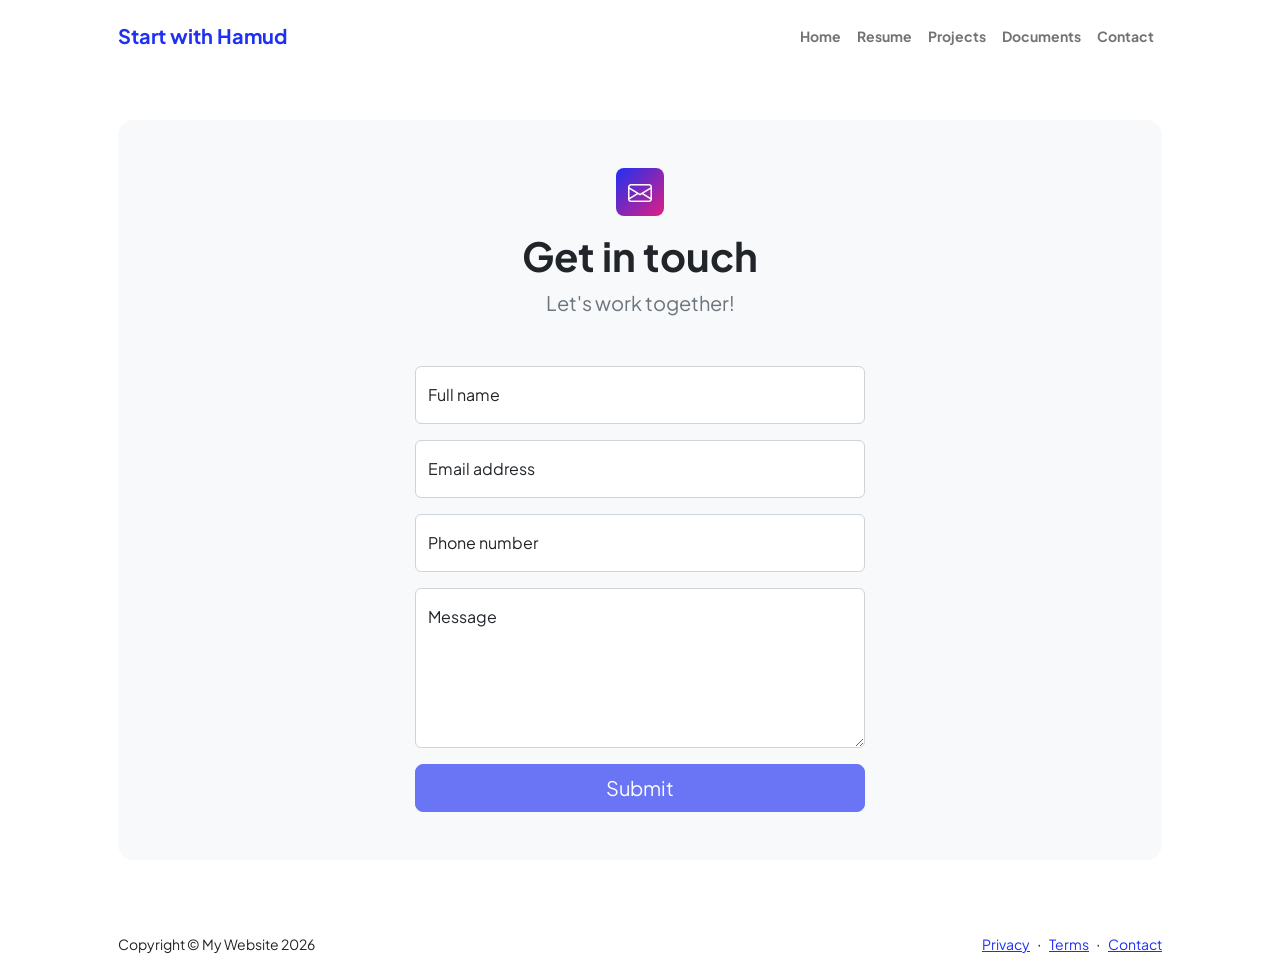
<file: contact.html>
<!DOCTYPE html>
<html lang="en">
    <head>
        <meta charset="utf-8" />
        <meta name="viewport" content="width=device-width, initial-scale=1, shrink-to-fit=no" />
        <meta name="description" content />
        <meta name="author" content />
        <title>Modern Business - Start with Hamud</title>
        <!-- Favicon-->
        <link rel="icon" type="image/x-icon" href="assets/favicon.ico" />
        <!-- Custom Google font-->
        <link rel="preconnect" href="https://fonts.googleapis.com" />
        <link rel="preconnect" href="https://fonts.gstatic.com" crossorigin />
        <link href="https://fonts.googleapis.com/css2?family=Plus+Jakarta+Sans:wght@100;200;300;400;500;600;700;800;900&amp;display=swap" rel="stylesheet" />
        <!-- Bootstrap icons-->
        <link href="https://cdn.jsdelivr.net/npm/bootstrap-icons@1.8.1/font/bootstrap-icons.css" rel="stylesheet" />
        <!-- Core theme CSS (includes Bootstrap)-->
        <link href="css/styles.css" rel="stylesheet" />
    </head>
    <body class="d-flex flex-column">
        <main class="flex-shrink-0">
            <!-- Navigation-->
            <nav class="navbar navbar-expand-lg navbar-light bg-white py-3">
                <div class="container px-5">
                    <a class="navbar-brand" href="index.html"><span class="fw-bolder text-primary">Start with Hamud</span></a>
                    <button class="navbar-toggler" type="button" data-bs-toggle="collapse" data-bs-target="#navbarSupportedContent" aria-controls="navbarSupportedContent" aria-expanded="false" aria-label="Toggle navigation"><span class="navbar-toggler-icon"></span></button>
                    <div class="collapse navbar-collapse" id="navbarSupportedContent">
                        <ul class="navbar-nav ms-auto mb-2 mb-lg-0 small fw-bolder">
                            <li class="nav-item"><a class="nav-link" href="index.html">Home</a></li>
                            <li class="nav-item"><a class="nav-link" href="resume.html">Resume</a></li>
                            <li class="nav-item"><a class="nav-link" href="projects.html">Projects</a></li>
                            <li class="nav-item"><a class="nav-link" href="documents.html">Documents</a></li>
                            <li class="nav-item"><a class="nav-link" href="contact.html">Contact</a></li>
                        </ul>
                    </div>
                </div>
            </nav>
            <!-- Page content-->
            <section class="py-5">
                <div class="container px-5">
                    <!-- Contact form-->
                    <div class="bg-light rounded-4 py-5 px-4 px-md-5">
                        <div class="text-center mb-5">
                            <div class="feature bg-primary bg-gradient-primary-to-secondary text-white rounded-3 mb-3"><i class="bi bi-envelope"></i></div>
                            <h1 class="fw-bolder">Get in touch</h1>
                            <p class="lead fw-normal text-muted mb-0">Let's work together!</p>
                        </div>
                        <div class="row gx-5 justify-content-center">
                            <div class="col-lg-8 col-xl-6">
                                <!-- * * * * * * * * * * * * * * *-->
                                <!-- * * SB Forms Contact Form * *-->
                                <!-- * * * * * * * * * * * * * * *-->
                                <!-- This form is pre-integrated with SB Forms.-->
                                <!-- To make this form functional, sign up at-->
                                <!-- https://startbootstrap.com/solution/contact-forms-->
                                <!-- to get an API token!-->
                                <form id="contactForm" data-sb-form-api-token="API_TOKEN">
                                    <!-- Name input-->
                                    <div class="form-floating mb-3">
                                        <input class="form-control" id="name" type="text" placeholder="Enter your name..." data-sb-validations="required" />
                                        <label for="name">Full name</label>
                                        <div class="invalid-feedback" data-sb-feedback="name:required">A name is required.</div>
                                    </div>
                                    <!-- Email address input-->
                                    <div class="form-floating mb-3">
                                        <input class="form-control" id="email" type="email" placeholder="name@example.com" data-sb-validations="required,email" />
                                        <label for="email">Email address</label>
                                        <div class="invalid-feedback" data-sb-feedback="email:required">An email is required.</div>
                                        <div class="invalid-feedback" data-sb-feedback="email:email">Email is not valid.</div>
                                    </div>
                                    <!-- Phone number input-->
                                    <div class="form-floating mb-3">
                                        <input class="form-control" id="phone" type="tel" placeholder="(123) 456-7890" data-sb-validations="required" />
                                        <label for="phone">Phone number</label>
                                        <div class="invalid-feedback" data-sb-feedback="phone:required">A phone number is required.</div>
                                    </div>
                                    <!-- Message input-->
                                    <div class="form-floating mb-3">
                                        <textarea class="form-control" id="message" type="text" placeholder="Enter your message here..." style="height: 10rem" data-sb-validations="required"></textarea>
                                        <label for="message">Message</label>
                                        <div class="invalid-feedback" data-sb-feedback="message:required">A message is required.</div>
                                    </div>
                                    <!-- Submit success message-->
                                    <!---->
                                    <!-- This is what your users will see when the form-->
                                    <!-- has successfully submitted-->
                                    <div class="d-none" id="submitSuccessMessage">
                                        <div class="text-center mb-3">
                                            <div class="fw-bolder">Form submission successful!</div>
                                            
                                            <br />
                                        </div>
                                    </div>
                                    <!-- Submit error message-->
                                    <!---->
                                    <!-- This is what your users will see when there is-->
                                    <!-- an error submitting the form-->
                                    <div class="d-none" id="submitErrorMessage"><div class="text-center text-danger mb-3">Error sending message!</div></div>
                                    <!-- Submit Button-->
                                    <div class="d-grid"><button class="btn btn-primary btn-lg disabled" id="submitButton" type="submit">Submit</button></div>
                                </form>
                            </div>
                        </div>
                    </div>
                </div>
            </section>
        </main>
        <!-- Footer-->
        <footer class="bg-white py-4 mt-auto">
            <div class="container px-5">
                <div class="row align-items-center justify-content-between flex-column flex-sm-row">
                    <div class="col-auto"><div class="small m-0">Copyright &copy; My Website <span id="currentYear">2024</span></div></div>
                    <div class="col-auto">
                        <a class="small" href="#!">Privacy</a>
                        <span class="mx-1">&middot;</span>
                        <a class="small" href="#!">Terms</a>
                        <span class="mx-1">&middot;</span>
                        <a class="small" href="#!">Contact</a>
                    </div>
                </div>
            </div>
        </footer>
        <!-- Bootstrap core JS-->
        <script src="https://cdn.jsdelivr.net/npm/bootstrap@5.2.3/dist/js/bootstrap.bundle.min.js"></script>
        <!-- Core theme JS-->
        <script src="js/scripts.js"></script>
        <!-- * * * * * * * * * * * * * * * * * * * * * * * * * * * * * * * * * * * * * * * *-->
        <!-- * *                               SB Forms JS                               * *-->
        <!-- * * Activate your form at https://startbootstrap.com/solution/contact-forms * *-->
        <!-- * * * * * * * * * * * * * * * * * * * * * * * * * * * * * * * * * * * * * * * *-->
        <script src="https://cdn.startbootstrap.com/sb-forms-latest.js"></script>
    </body>
</html>
</file>
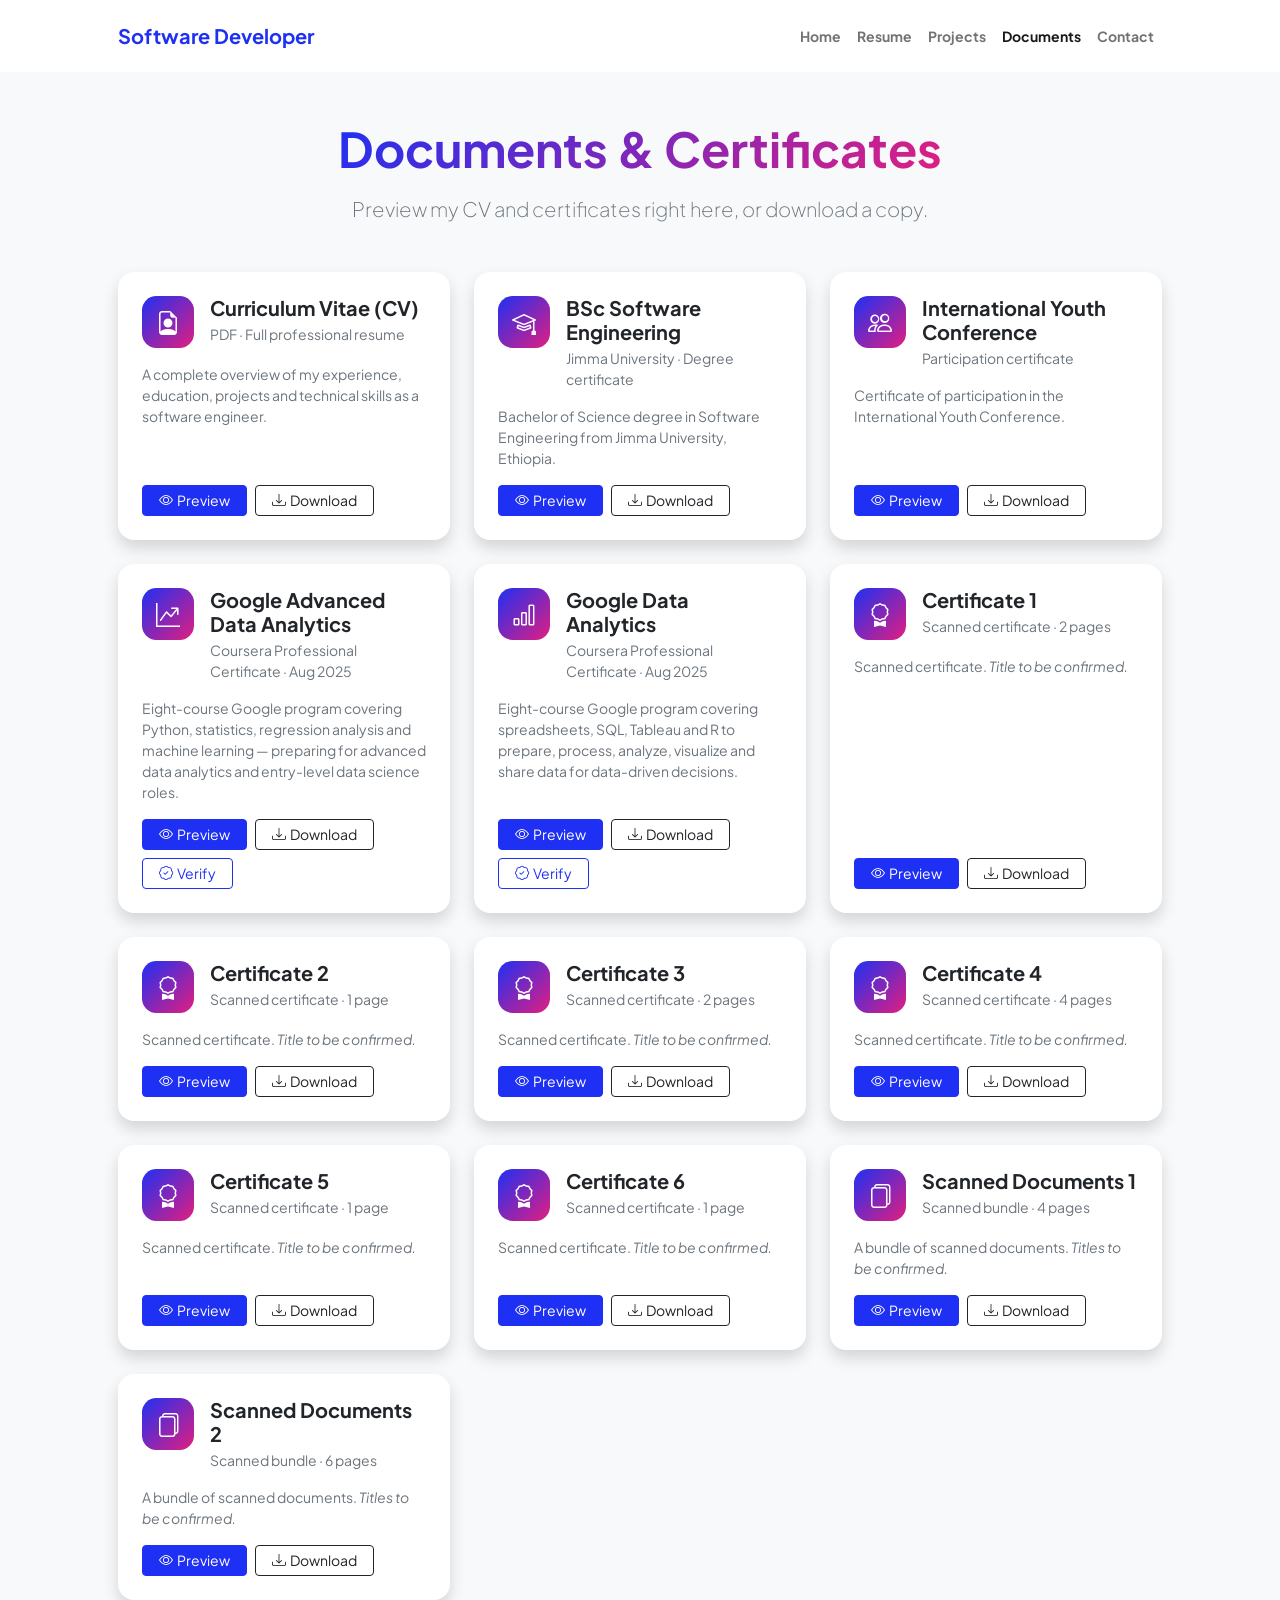
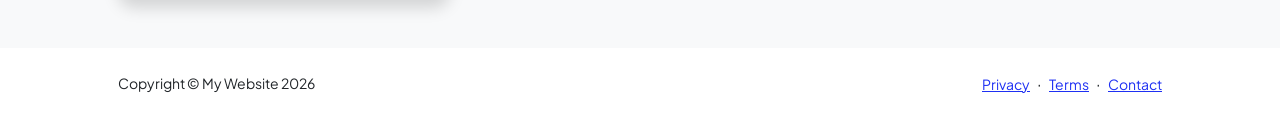
<file: documents.html>
<!DOCTYPE html>
<html lang="en">
    <head>
        <meta charset="utf-8" />
        <meta name="viewport" content="width=device-width, initial-scale=1, shrink-to-fit=no" />
        <meta name="description" content="Documents, CV and certificates of Mohamud Abdullahi Hamud" />
        <meta name="author" content="Mohamud Abdullahi Hamud" />
        <title>Documents - Personal Portfolio</title>
        <!-- Favicon-->
        <link rel="icon" type="image/x-icon" href="assets/favicon.ico" />
        <!-- Custom Google font-->
        <link rel="preconnect" href="https://fonts.googleapis.com" />
        <link rel="preconnect" href="https://fonts.gstatic.com" crossorigin />
        <link href="https://fonts.googleapis.com/css2?family=Plus+Jakarta+Sans:wght@100;200;300;400;500;600;700;800;900&amp;display=swap" rel="stylesheet" />
        <!-- Bootstrap icons-->
        <link href="https://cdn.jsdelivr.net/npm/bootstrap-icons@1.8.1/font/bootstrap-icons.css" rel="stylesheet" />
        <!-- Core theme CSS (includes Bootstrap)-->
        <link href="css/styles.css" rel="stylesheet" />
    </head>
    <body class="d-flex flex-column h-100 bg-light">
        <main class="flex-shrink-0">
            <!-- Navigation-->
            <nav class="navbar navbar-expand-lg navbar-light bg-white py-3">
                <div class="container px-5">
                    <a class="navbar-brand" href="index.html"><span class="fw-bolder text-primary">Software Developer </span></a>
                    <button class="navbar-toggler" type="button" data-bs-toggle="collapse" data-bs-target="#navbarSupportedContent" aria-controls="navbarSupportedContent" aria-expanded="false" aria-label="Toggle navigation"><span class="navbar-toggler-icon"></span></button>
                    <div class="collapse navbar-collapse" id="navbarSupportedContent">
                        <ul class="navbar-nav ms-auto mb-2 mb-lg-0 small fw-bolder">
                            <li class="nav-item"><a class="nav-link" href="index.html">Home</a></li>
                            <li class="nav-item"><a class="nav-link" href="resume.html">Resume</a></li>
                            <li class="nav-item"><a class="nav-link" href="projects.html">Projects</a></li>
                            <li class="nav-item"><a class="nav-link active" href="documents.html">Documents</a></li>
                            <li class="nav-item"><a class="nav-link" href="contact.html">Contact</a></li>
                        </ul>
                    </div>
                </div>
            </nav>
            <!-- Page content-->
            <section class="py-5">
                <div class="container px-5">
                    <div class="text-center mb-5">
                        <h1 class="display-5 fw-bolder mb-0"><span class="text-gradient d-inline">Documents &amp; Certificates</span></h1>
                        <p class="lead fw-light text-muted mt-3 mb-0">Preview my CV and certificates right here, or download a copy.</p>
                    </div>
                    <div class="row gx-5 justify-content-center">
                        <div class="col-xxl-11">
                            <div class="row g-4" id="docGrid">
                                <!-- Curriculum Vitae -->
                                <div class="col-md-6 col-xl-4">
                                    <div class="card doc-card shadow border-0 rounded-4 h-100">
                                        <div class="card-body p-4 d-flex flex-column">
                                            <div class="d-flex align-items-start gap-3 mb-3">
                                                <div class="doc-icon bg-gradient-primary-to-secondary text-white"><i class="bi bi-file-earmark-person"></i></div>
                                                <div>
                                                    <h2 class="h5 fw-bolder mb-1">Curriculum Vitae (CV)</h2>
                                                    <div class="small text-muted">PDF &middot; Full professional resume</div>
                                                </div>
                                            </div>
                                            <p class="small text-muted flex-grow-1 mb-3">A complete overview of my experience, education, projects and technical skills as a software engineer.</p>
                                            <div class="d-flex gap-2 mt-auto">
                                                <button class="btn btn-primary btn-sm px-3" type="button" data-bs-toggle="modal" data-bs-target="#docPreviewModal" data-doc-src="docs/cv.pdf" data-doc-title="Curriculum Vitae - Mohamud Abdullahi Hamud"><i class="bi bi-eye me-1"></i>Preview</button>
                                                <a class="btn btn-outline-dark btn-sm px-3" href="docs/cv.pdf" download><i class="bi bi-download me-1"></i>Download</a>
                                            </div>
                                        </div>
                                    </div>
                                </div>
                                <!-- BSc degree -->
                                <div class="col-md-6 col-xl-4">
                                    <div class="card doc-card shadow border-0 rounded-4 h-100">
                                        <div class="card-body p-4 d-flex flex-column">
                                            <div class="d-flex align-items-start gap-3 mb-3">
                                                <div class="doc-icon bg-gradient-primary-to-secondary text-white"><i class="bi bi-mortarboard"></i></div>
                                                <div>
                                                    <h2 class="h5 fw-bolder mb-1">BSc Software Engineering</h2>
                                                    <div class="small text-muted">Jimma University &middot; Degree certificate</div>
                                                </div>
                                            </div>
                                            <p class="small text-muted flex-grow-1 mb-3">Bachelor of Science degree in Software Engineering from Jimma University, Ethiopia.</p>
                                            <div class="d-flex gap-2 mt-auto">
                                                <button class="btn btn-primary btn-sm px-3" type="button" data-bs-toggle="modal" data-bs-target="#docPreviewModal" data-doc-src="docs/bsc-software-engineering-degree.pdf" data-doc-title="BSc Software Engineering - Jimma University"><i class="bi bi-eye me-1"></i>Preview</button>
                                                <a class="btn btn-outline-dark btn-sm px-3" href="docs/bsc-software-engineering-degree.pdf" download><i class="bi bi-download me-1"></i>Download</a>
                                            </div>
                                        </div>
                                    </div>
                                </div>
                                <!-- International Youth Conference -->
                                <div class="col-md-6 col-xl-4">
                                    <div class="card doc-card shadow border-0 rounded-4 h-100">
                                        <div class="card-body p-4 d-flex flex-column">
                                            <div class="d-flex align-items-start gap-3 mb-3">
                                                <div class="doc-icon bg-gradient-primary-to-secondary text-white"><i class="bi bi-people"></i></div>
                                                <div>
                                                    <h2 class="h5 fw-bolder mb-1">International Youth Conference</h2>
                                                    <div class="small text-muted">Participation certificate</div>
                                                </div>
                                            </div>
                                            <p class="small text-muted flex-grow-1 mb-3">Certificate of participation in the International Youth Conference.</p>
                                            <div class="d-flex gap-2 mt-auto">
                                                <button class="btn btn-primary btn-sm px-3" type="button" data-bs-toggle="modal" data-bs-target="#docPreviewModal" data-doc-src="docs/international-youth-conference.pdf" data-doc-title="International Youth Conference - Certificate"><i class="bi bi-eye me-1"></i>Preview</button>
                                                <a class="btn btn-outline-dark btn-sm px-3" href="docs/international-youth-conference.pdf" download><i class="bi bi-download me-1"></i>Download</a>
                                            </div>
                                        </div>
                                    </div>
                                </div>
                                <!-- Google Advanced Data Analytics -->
                                <div class="col-md-6 col-xl-4">
                                    <div class="card doc-card shadow border-0 rounded-4 h-100">
                                        <div class="card-body p-4 d-flex flex-column">
                                            <div class="d-flex align-items-start gap-3 mb-3">
                                                <div class="doc-icon bg-gradient-primary-to-secondary text-white"><i class="bi bi-graph-up-arrow"></i></div>
                                                <div>
                                                    <h2 class="h5 fw-bolder mb-1">Google Advanced Data Analytics</h2>
                                                    <div class="small text-muted">Coursera Professional Certificate &middot; Aug 2025</div>
                                                </div>
                                            </div>
                                            <p class="small text-muted flex-grow-1 mb-3">Eight-course Google program covering Python, statistics, regression analysis and machine learning &mdash; preparing for advanced data analytics and entry-level data science roles.</p>
                                            <div class="d-flex flex-wrap gap-2 mt-auto">
                                                <button class="btn btn-primary btn-sm px-3" type="button" data-bs-toggle="modal" data-bs-target="#docPreviewModal" data-doc-src="docs/google-advanced-data-analytics.pdf" data-doc-title="Google Advanced Data Analytics - Coursera"><i class="bi bi-eye me-1"></i>Preview</button>
                                                <a class="btn btn-outline-dark btn-sm px-3" href="docs/google-advanced-data-analytics.pdf" download><i class="bi bi-download me-1"></i>Download</a>
                                                <a class="btn btn-outline-primary btn-sm px-3" href="https://coursera.org/verify/professional-cert/QWFK3VD078PF" target="_blank" rel="noopener"><i class="bi bi-patch-check me-1"></i>Verify</a>
                                            </div>
                                        </div>
                                    </div>
                                </div>
                                <!-- Google Data Analytics -->
                                <div class="col-md-6 col-xl-4">
                                    <div class="card doc-card shadow border-0 rounded-4 h-100">
                                        <div class="card-body p-4 d-flex flex-column">
                                            <div class="d-flex align-items-start gap-3 mb-3">
                                                <div class="doc-icon bg-gradient-primary-to-secondary text-white"><i class="bi bi-bar-chart"></i></div>
                                                <div>
                                                    <h2 class="h5 fw-bolder mb-1">Google Data Analytics</h2>
                                                    <div class="small text-muted">Coursera Professional Certificate &middot; Aug 2025</div>
                                                </div>
                                            </div>
                                            <p class="small text-muted flex-grow-1 mb-3">Eight-course Google program covering spreadsheets, SQL, Tableau and R to prepare, process, analyze, visualize and share data for data-driven decisions.</p>
                                            <div class="d-flex flex-wrap gap-2 mt-auto">
                                                <button class="btn btn-primary btn-sm px-3" type="button" data-bs-toggle="modal" data-bs-target="#docPreviewModal" data-doc-src="docs/google-data-analytics.pdf" data-doc-title="Google Data Analytics - Coursera"><i class="bi bi-eye me-1"></i>Preview</button>
                                                <a class="btn btn-outline-dark btn-sm px-3" href="docs/google-data-analytics.pdf" download><i class="bi bi-download me-1"></i>Download</a>
                                                <a class="btn btn-outline-primary btn-sm px-3" href="https://coursera.org/verify/professional-cert/HJN5T7NF435L" target="_blank" rel="noopener"><i class="bi bi-patch-check me-1"></i>Verify</a>
                                            </div>
                                        </div>
                                    </div>
                                </div>
                                <!-- Certificate 1 -->
                                <div class="col-md-6 col-xl-4">
                                    <div class="card doc-card shadow border-0 rounded-4 h-100">
                                        <div class="card-body p-4 d-flex flex-column">
                                            <div class="d-flex align-items-start gap-3 mb-3">
                                                <div class="doc-icon bg-gradient-primary-to-secondary text-white"><i class="bi bi-award"></i></div>
                                                <div>
                                                    <h2 class="h5 fw-bolder mb-1">Certificate 1</h2>
                                                    <div class="small text-muted">Scanned certificate &middot; 2 pages</div>
                                                </div>
                                            </div>
                                            <p class="small text-muted flex-grow-1 mb-3">Scanned certificate. <span class="fst-italic">Title to be confirmed.</span></p>
                                            <div class="d-flex gap-2 mt-auto">
                                                <button class="btn btn-primary btn-sm px-3" type="button" data-bs-toggle="modal" data-bs-target="#docPreviewModal" data-doc-src="docs/certificate-1.pdf" data-doc-title="Certificate 1"><i class="bi bi-eye me-1"></i>Preview</button>
                                                <a class="btn btn-outline-dark btn-sm px-3" href="docs/certificate-1.pdf" download><i class="bi bi-download me-1"></i>Download</a>
                                            </div>
                                        </div>
                                    </div>
                                </div>
                                <!-- Certificate 2 -->
                                <div class="col-md-6 col-xl-4">
                                    <div class="card doc-card shadow border-0 rounded-4 h-100">
                                        <div class="card-body p-4 d-flex flex-column">
                                            <div class="d-flex align-items-start gap-3 mb-3">
                                                <div class="doc-icon bg-gradient-primary-to-secondary text-white"><i class="bi bi-award"></i></div>
                                                <div>
                                                    <h2 class="h5 fw-bolder mb-1">Certificate 2</h2>
                                                    <div class="small text-muted">Scanned certificate &middot; 1 page</div>
                                                </div>
                                            </div>
                                            <p class="small text-muted flex-grow-1 mb-3">Scanned certificate. <span class="fst-italic">Title to be confirmed.</span></p>
                                            <div class="d-flex gap-2 mt-auto">
                                                <button class="btn btn-primary btn-sm px-3" type="button" data-bs-toggle="modal" data-bs-target="#docPreviewModal" data-doc-src="docs/certificate-2.pdf" data-doc-title="Certificate 2"><i class="bi bi-eye me-1"></i>Preview</button>
                                                <a class="btn btn-outline-dark btn-sm px-3" href="docs/certificate-2.pdf" download><i class="bi bi-download me-1"></i>Download</a>
                                            </div>
                                        </div>
                                    </div>
                                </div>
                                <!-- Certificate 3 -->
                                <div class="col-md-6 col-xl-4">
                                    <div class="card doc-card shadow border-0 rounded-4 h-100">
                                        <div class="card-body p-4 d-flex flex-column">
                                            <div class="d-flex align-items-start gap-3 mb-3">
                                                <div class="doc-icon bg-gradient-primary-to-secondary text-white"><i class="bi bi-award"></i></div>
                                                <div>
                                                    <h2 class="h5 fw-bolder mb-1">Certificate 3</h2>
                                                    <div class="small text-muted">Scanned certificate &middot; 2 pages</div>
                                                </div>
                                            </div>
                                            <p class="small text-muted flex-grow-1 mb-3">Scanned certificate. <span class="fst-italic">Title to be confirmed.</span></p>
                                            <div class="d-flex gap-2 mt-auto">
                                                <button class="btn btn-primary btn-sm px-3" type="button" data-bs-toggle="modal" data-bs-target="#docPreviewModal" data-doc-src="docs/certificate-3.pdf" data-doc-title="Certificate 3"><i class="bi bi-eye me-1"></i>Preview</button>
                                                <a class="btn btn-outline-dark btn-sm px-3" href="docs/certificate-3.pdf" download><i class="bi bi-download me-1"></i>Download</a>
                                            </div>
                                        </div>
                                    </div>
                                </div>
                                <!-- Certificate 4 -->
                                <div class="col-md-6 col-xl-4">
                                    <div class="card doc-card shadow border-0 rounded-4 h-100">
                                        <div class="card-body p-4 d-flex flex-column">
                                            <div class="d-flex align-items-start gap-3 mb-3">
                                                <div class="doc-icon bg-gradient-primary-to-secondary text-white"><i class="bi bi-award"></i></div>
                                                <div>
                                                    <h2 class="h5 fw-bolder mb-1">Certificate 4</h2>
                                                    <div class="small text-muted">Scanned certificate &middot; 4 pages</div>
                                                </div>
                                            </div>
                                            <p class="small text-muted flex-grow-1 mb-3">Scanned certificate. <span class="fst-italic">Title to be confirmed.</span></p>
                                            <div class="d-flex gap-2 mt-auto">
                                                <button class="btn btn-primary btn-sm px-3" type="button" data-bs-toggle="modal" data-bs-target="#docPreviewModal" data-doc-src="docs/certificate-4.pdf" data-doc-title="Certificate 4"><i class="bi bi-eye me-1"></i>Preview</button>
                                                <a class="btn btn-outline-dark btn-sm px-3" href="docs/certificate-4.pdf" download><i class="bi bi-download me-1"></i>Download</a>
                                            </div>
                                        </div>
                                    </div>
                                </div>
                                <!-- Certificate 5 -->
                                <div class="col-md-6 col-xl-4">
                                    <div class="card doc-card shadow border-0 rounded-4 h-100">
                                        <div class="card-body p-4 d-flex flex-column">
                                            <div class="d-flex align-items-start gap-3 mb-3">
                                                <div class="doc-icon bg-gradient-primary-to-secondary text-white"><i class="bi bi-award"></i></div>
                                                <div>
                                                    <h2 class="h5 fw-bolder mb-1">Certificate 5</h2>
                                                    <div class="small text-muted">Scanned certificate &middot; 1 page</div>
                                                </div>
                                            </div>
                                            <p class="small text-muted flex-grow-1 mb-3">Scanned certificate. <span class="fst-italic">Title to be confirmed.</span></p>
                                            <div class="d-flex gap-2 mt-auto">
                                                <button class="btn btn-primary btn-sm px-3" type="button" data-bs-toggle="modal" data-bs-target="#docPreviewModal" data-doc-src="docs/certificate-5.pdf" data-doc-title="Certificate 5"><i class="bi bi-eye me-1"></i>Preview</button>
                                                <a class="btn btn-outline-dark btn-sm px-3" href="docs/certificate-5.pdf" download><i class="bi bi-download me-1"></i>Download</a>
                                            </div>
                                        </div>
                                    </div>
                                </div>
                                <!-- Certificate 6 -->
                                <div class="col-md-6 col-xl-4">
                                    <div class="card doc-card shadow border-0 rounded-4 h-100">
                                        <div class="card-body p-4 d-flex flex-column">
                                            <div class="d-flex align-items-start gap-3 mb-3">
                                                <div class="doc-icon bg-gradient-primary-to-secondary text-white"><i class="bi bi-award"></i></div>
                                                <div>
                                                    <h2 class="h5 fw-bolder mb-1">Certificate 6</h2>
                                                    <div class="small text-muted">Scanned certificate &middot; 1 page</div>
                                                </div>
                                            </div>
                                            <p class="small text-muted flex-grow-1 mb-3">Scanned certificate. <span class="fst-italic">Title to be confirmed.</span></p>
                                            <div class="d-flex gap-2 mt-auto">
                                                <button class="btn btn-primary btn-sm px-3" type="button" data-bs-toggle="modal" data-bs-target="#docPreviewModal" data-doc-src="docs/certificate-6.pdf" data-doc-title="Certificate 6"><i class="bi bi-eye me-1"></i>Preview</button>
                                                <a class="btn btn-outline-dark btn-sm px-3" href="docs/certificate-6.pdf" download><i class="bi bi-download me-1"></i>Download</a>
                                            </div>
                                        </div>
                                    </div>
                                </div>
                                <!-- Scanned documents 1 -->
                                <div class="col-md-6 col-xl-4">
                                    <div class="card doc-card shadow border-0 rounded-4 h-100">
                                        <div class="card-body p-4 d-flex flex-column">
                                            <div class="d-flex align-items-start gap-3 mb-3">
                                                <div class="doc-icon bg-gradient-primary-to-secondary text-white"><i class="bi bi-files"></i></div>
                                                <div>
                                                    <h2 class="h5 fw-bolder mb-1">Scanned Documents 1</h2>
                                                    <div class="small text-muted">Scanned bundle &middot; 4 pages</div>
                                                </div>
                                            </div>
                                            <p class="small text-muted flex-grow-1 mb-3">A bundle of scanned documents. <span class="fst-italic">Titles to be confirmed.</span></p>
                                            <div class="d-flex gap-2 mt-auto">
                                                <button class="btn btn-primary btn-sm px-3" type="button" data-bs-toggle="modal" data-bs-target="#docPreviewModal" data-doc-src="docs/scanned-documents-1.pdf" data-doc-title="Scanned Documents 1"><i class="bi bi-eye me-1"></i>Preview</button>
                                                <a class="btn btn-outline-dark btn-sm px-3" href="docs/scanned-documents-1.pdf" download><i class="bi bi-download me-1"></i>Download</a>
                                            </div>
                                        </div>
                                    </div>
                                </div>
                                <!-- Scanned documents 2 -->
                                <div class="col-md-6 col-xl-4">
                                    <div class="card doc-card shadow border-0 rounded-4 h-100">
                                        <div class="card-body p-4 d-flex flex-column">
                                            <div class="d-flex align-items-start gap-3 mb-3">
                                                <div class="doc-icon bg-gradient-primary-to-secondary text-white"><i class="bi bi-files"></i></div>
                                                <div>
                                                    <h2 class="h5 fw-bolder mb-1">Scanned Documents 2</h2>
                                                    <div class="small text-muted">Scanned bundle &middot; 6 pages</div>
                                                </div>
                                            </div>
                                            <p class="small text-muted flex-grow-1 mb-3">A bundle of scanned documents. <span class="fst-italic">Titles to be confirmed.</span></p>
                                            <div class="d-flex gap-2 mt-auto">
                                                <button class="btn btn-primary btn-sm px-3" type="button" data-bs-toggle="modal" data-bs-target="#docPreviewModal" data-doc-src="docs/scanned-documents-2.pdf" data-doc-title="Scanned Documents 2"><i class="bi bi-eye me-1"></i>Preview</button>
                                                <a class="btn btn-outline-dark btn-sm px-3" href="docs/scanned-documents-2.pdf" download><i class="bi bi-download me-1"></i>Download</a>
                                            </div>
                                        </div>
                                    </div>
                                </div>
                            </div>
                        </div>
                    </div>
                </div>
            </section>
        </main>
        <!-- Footer-->
        <footer class="bg-white py-4 mt-auto">
            <div class="container px-5">
                <div class="row align-items-center justify-content-between flex-column flex-sm-row">
                    <div class="col-auto"><div class="small m-0">Copyright &copy; My Website <span id="currentYear">2024</span></div></div>
                    <div class="col-auto">
                        <a class="small" href="#!">Privacy</a>
                        <span class="mx-1">&middot;</span>
                        <a class="small" href="#!">Terms</a>
                        <span class="mx-1">&middot;</span>
                        <a class="small" href="contact.html">Contact</a>
                    </div>
                </div>
            </div>
        </footer>
        <!-- Document preview modal-->
        <div class="modal fade" id="docPreviewModal" tabindex="-1" aria-labelledby="docPreviewModalLabel" aria-hidden="true">
            <div class="modal-dialog modal-xl modal-dialog-centered modal-dialog-scrollable">
                <div class="modal-content rounded-4">
                    <div class="modal-header">
                        <h5 class="modal-title fw-bolder" id="docPreviewModalLabel">Document preview</h5>
                        <button type="button" class="btn-close" data-bs-dismiss="modal" aria-label="Close"></button>
                    </div>
                    <div class="modal-body">
                        <iframe id="docPreviewFrame" class="doc-preview-frame" title="Document preview" src="about:blank"></iframe>
                        <div id="docPreviewMissing" class="doc-missing d-none">
                            <i class="bi bi-file-earmark-x fs-1 d-block mb-2"></i>
                            <p class="mb-1 fw-bolder">This document could not be loaded.</p>
                            <p class="small mb-0">Expected file: <code data-doc-name>docs/...</code></p>
                        </div>
                    </div>
                    <div class="modal-footer">
                        <a id="docPreviewDownload" class="btn btn-primary" href="#" download><i class="bi bi-download me-1"></i>Download</a>
                        <button type="button" class="btn btn-outline-dark" data-bs-dismiss="modal">Close</button>
                    </div>
                </div>
            </div>
        </div>
        <!-- Bootstrap core JS-->
        <script src="https://cdn.jsdelivr.net/npm/bootstrap@5.2.3/dist/js/bootstrap.bundle.min.js"></script>
        <!-- Core theme JS-->
        <script src="js/scripts.js"></script>
    </body>
</html>
</file>
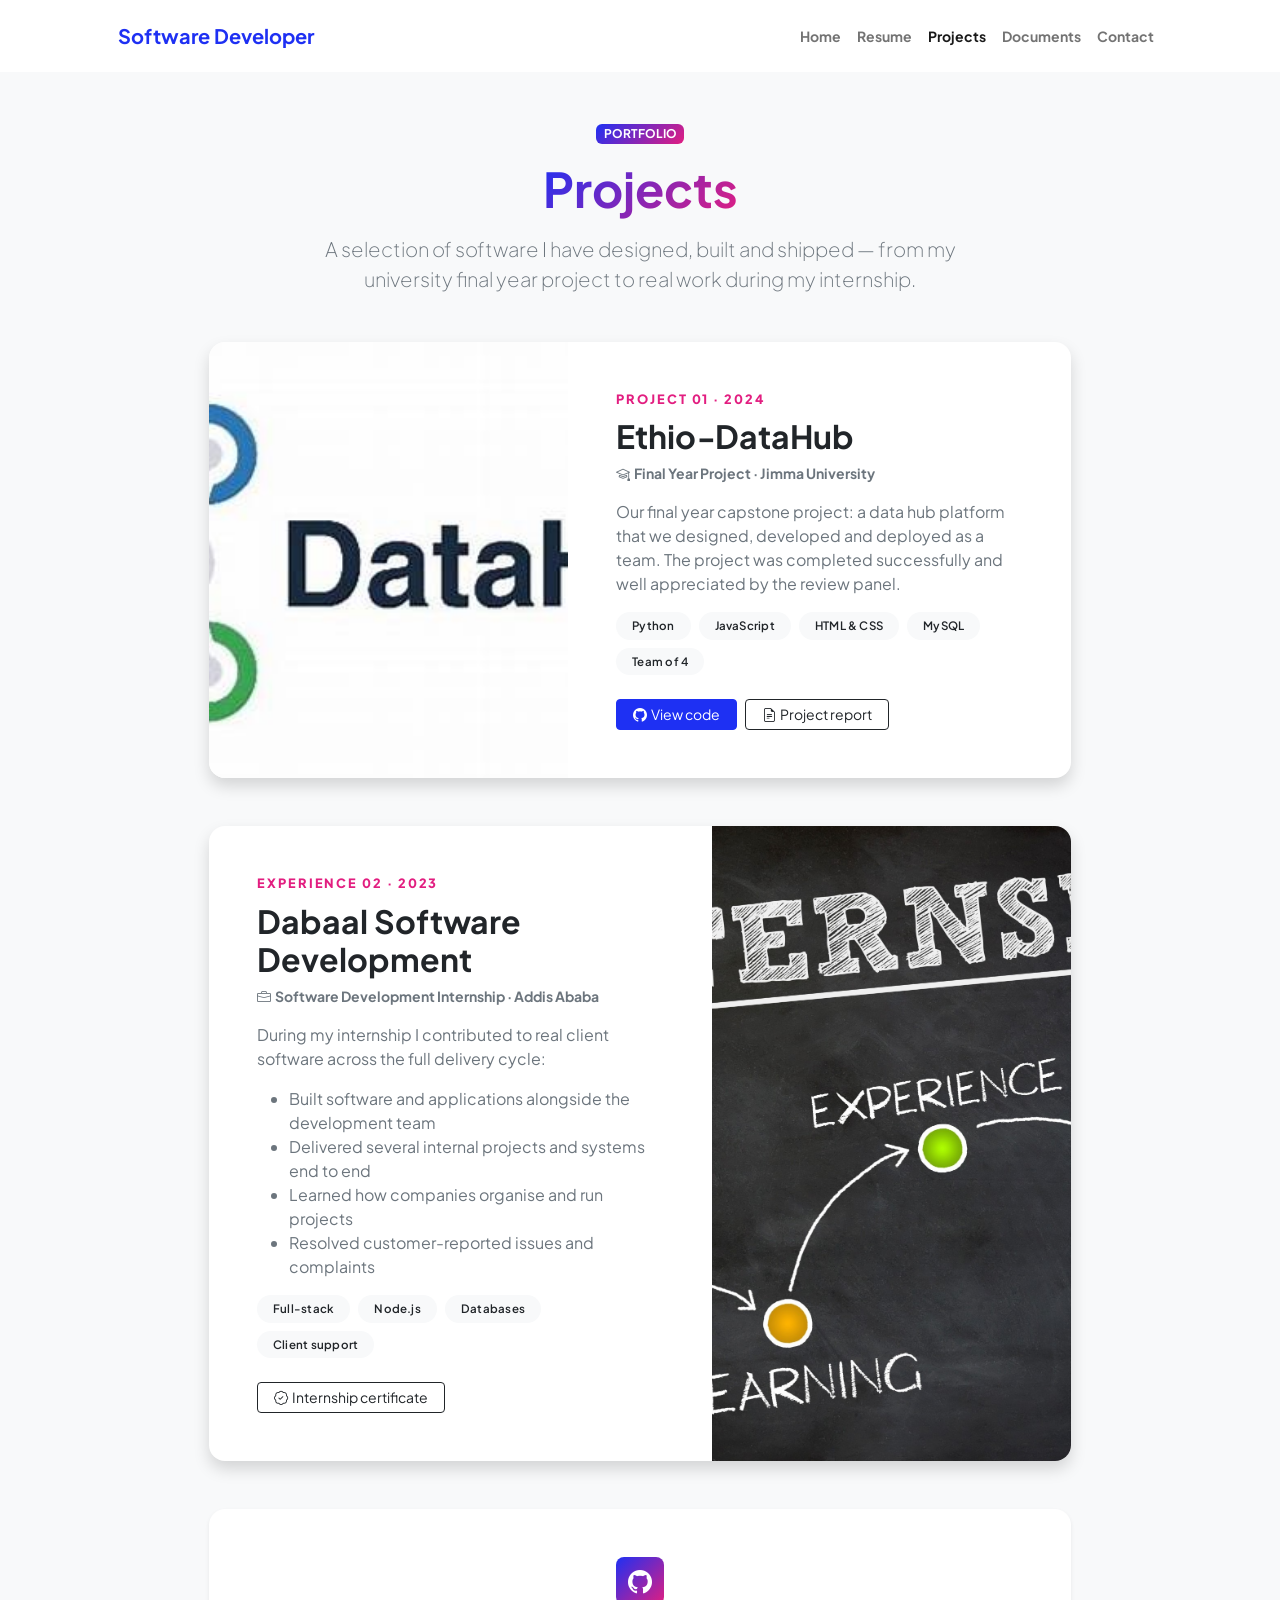
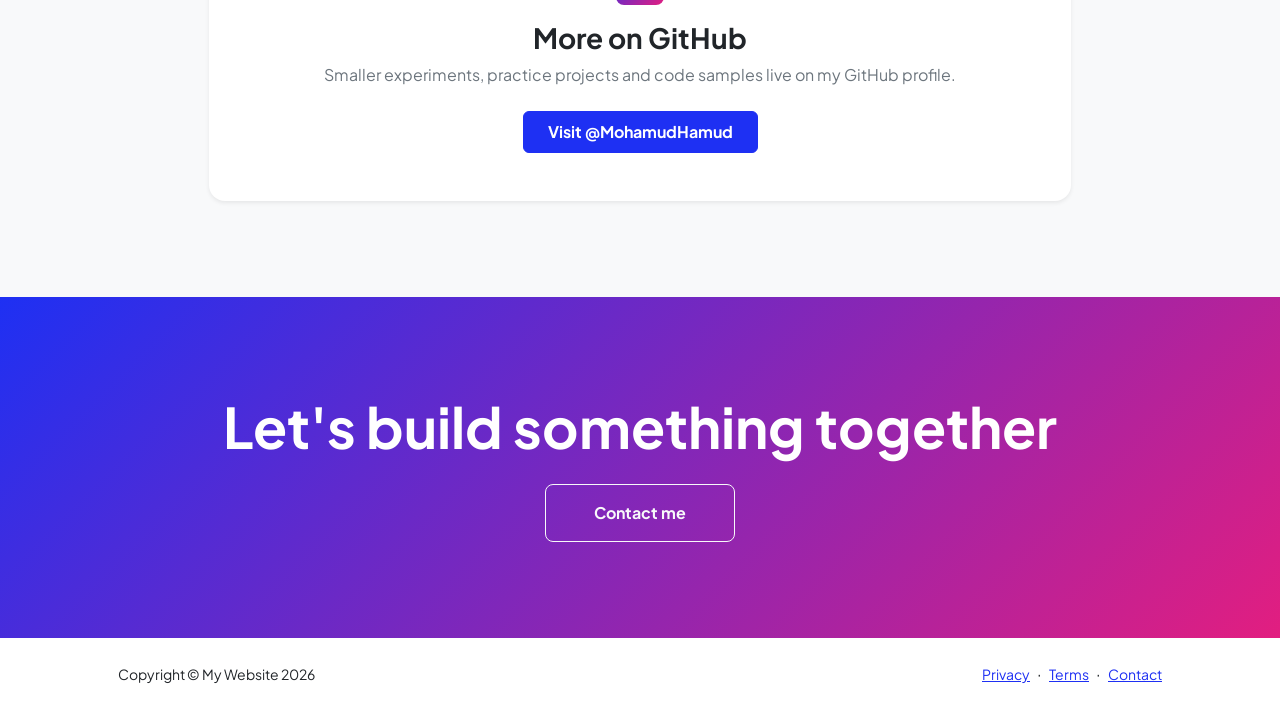
<file: projects.html>
<!DOCTYPE html>
<html lang="en">
    <head>
        <meta charset="utf-8" />
        <meta name="viewport" content="width=device-width, initial-scale=1, shrink-to-fit=no" />
        <meta name="description" content="Projects by Mohamud Abdullahi Hamud - software engineer" />
        <meta name="author" content="Mohamud Abdullahi Hamud" />
        <title>Projects - Personal Portfolio</title>
        <!-- Favicon-->
        <link rel="icon" type="image/x-icon" href="assets/favicon.ico" />
        <!-- Custom Google font-->
        <link rel="preconnect" href="https://fonts.googleapis.com" />
        <link rel="preconnect" href="https://fonts.gstatic.com" crossorigin />
        <link href="https://fonts.googleapis.com/css2?family=Plus+Jakarta+Sans:wght@100;200;300;400;500;600;700;800;900&amp;display=swap" rel="stylesheet" />
        <!-- Bootstrap icons-->
        <link href="https://cdn.jsdelivr.net/npm/bootstrap-icons@1.8.1/font/bootstrap-icons.css" rel="stylesheet" />
        <!-- Core theme CSS (includes Bootstrap)-->
        <link href="css/styles.css" rel="stylesheet" />
    </head>
    <body class="d-flex flex-column h-100 bg-light">
        <main class="flex-shrink-0">
            <!-- Navigation-->
            <nav class="navbar navbar-expand-lg navbar-light bg-white py-3">
                <div class="container px-5">
                    <a class="navbar-brand" href="index.html"><span class="fw-bolder text-primary">Software Developer </span></a>
                    <button class="navbar-toggler" type="button" data-bs-toggle="collapse" data-bs-target="#navbarSupportedContent" aria-controls="navbarSupportedContent" aria-expanded="false" aria-label="Toggle navigation"><span class="navbar-toggler-icon"></span></button>
                    <div class="collapse navbar-collapse" id="navbarSupportedContent">
                        <ul class="navbar-nav ms-auto mb-2 mb-lg-0 small fw-bolder">
                            <li class="nav-item"><a class="nav-link" href="index.html">Home</a></li>
                            <li class="nav-item"><a class="nav-link" href="resume.html">Resume</a></li>
                            <li class="nav-item"><a class="nav-link active" href="projects.html">Projects</a></li>
                            <li class="nav-item"><a class="nav-link" href="documents.html">Documents</a></li>
                            <li class="nav-item"><a class="nav-link" href="contact.html">Contact</a></li>
                        </ul>
                    </div>
                </div>
            </nav>
            <!-- Projects Section-->
            <section class="py-5">
                <div class="container px-5 mb-5">
                    <div class="text-center mb-5">
                        <div class="badge bg-gradient-primary-to-secondary text-white mb-3"><div class="text-uppercase">Portfolio</div></div>
                        <h1 class="display-5 fw-bolder mb-3"><span class="text-gradient d-inline">Projects</span></h1>
                        <p class="lead fw-light text-muted mb-0 mx-auto" style="max-width: 40rem;">A selection of software I have designed, built and shipped &mdash; from my university final year project to real work during my internship.</p>
                    </div>
                    <div class="row gx-5 justify-content-center">
                        <div class="col-lg-11 col-xl-10">
                            <!-- Project Card 1-->
                            <div class="card project-card overflow-hidden shadow border-0 rounded-4 mb-5">
                                <div class="row g-0 align-items-stretch">
                                    <div class="col-lg-5 project-media">
                                        <img src="assets/DataHub.jpg" alt="Ethio-DataHub project" />
                                    </div>
                                    <div class="col-lg-7">
                                        <div class="card-body p-4 p-lg-5 h-100 d-flex flex-column">
                                            <div class="project-index mb-2">PROJECT 01 &middot; 2024</div>
                                            <h2 class="fw-bolder mb-2">Ethio&#8209;DataHub</h2>
                                            <div class="text-muted small fw-bolder mb-3"><i class="bi bi-mortarboard me-1"></i>Final Year Project &middot; Jimma University</div>
                                            <p class="text-muted flex-grow-1">Our final year capstone project: a data hub platform that we designed, developed and deployed as a team. The project was completed successfully and well appreciated by the review panel.</p>
                                            <div class="d-flex flex-wrap gap-2 mb-4">
                                                <span class="badge bg-light text-dark rounded-pill px-3 py-2 tech-badge">Python</span>
                                                <span class="badge bg-light text-dark rounded-pill px-3 py-2 tech-badge">JavaScript</span>
                                                <span class="badge bg-light text-dark rounded-pill px-3 py-2 tech-badge">HTML &amp; CSS</span>
                                                <span class="badge bg-light text-dark rounded-pill px-3 py-2 tech-badge">MySQL</span>
                                                <span class="badge bg-light text-dark rounded-pill px-3 py-2 tech-badge">Team of 4</span>
                                            </div>
                                            <div class="d-flex flex-wrap gap-2 mt-auto">
                                                <a class="btn btn-primary btn-sm px-3" href="https://github.com/MohamudHamud" target="_blank" rel="noopener"><i class="bi bi-github me-1"></i>View code</a>
                                                <a class="btn btn-outline-dark btn-sm px-3" href="documents.html"><i class="bi bi-file-earmark-text me-1"></i>Project report</a>
                                            </div>
                                        </div>
                                    </div>
                                </div>
                            </div>
                            <!-- Project Card 2-->
                            <div class="card project-card overflow-hidden shadow border-0 rounded-4 mb-5">
                                <div class="row g-0 align-items-stretch flex-lg-row-reverse">
                                    <div class="col-lg-5 project-media">
                                        <img src="assets/inter.jpg" alt="Internship at Dabaal Software Development" />
                                    </div>
                                    <div class="col-lg-7">
                                        <div class="card-body p-4 p-lg-5 h-100 d-flex flex-column">
                                            <div class="project-index mb-2">EXPERIENCE 02 &middot; 2023</div>
                                            <h2 class="fw-bolder mb-2">Dabaal Software Development</h2>
                                            <div class="text-muted small fw-bolder mb-3"><i class="bi bi-briefcase me-1"></i>Software Development Internship &middot; Addis Ababa</div>
                                            <p class="text-muted mb-3">During my internship I contributed to real client software across the full delivery cycle:</p>
                                            <ul class="text-muted flex-grow-1">
                                                <li>Built software and applications alongside the development team</li>
                                                <li>Delivered several internal projects and systems end to end</li>
                                                <li>Learned how companies organise and run projects</li>
                                                <li>Resolved customer-reported issues and complaints</li>
                                            </ul>
                                            <div class="d-flex flex-wrap gap-2 mb-4">
                                                <span class="badge bg-light text-dark rounded-pill px-3 py-2 tech-badge">Full-stack</span>
                                                <span class="badge bg-light text-dark rounded-pill px-3 py-2 tech-badge">Node.js</span>
                                                <span class="badge bg-light text-dark rounded-pill px-3 py-2 tech-badge">Databases</span>
                                                <span class="badge bg-light text-dark rounded-pill px-3 py-2 tech-badge">Client support</span>
                                            </div>
                                            <div class="d-flex flex-wrap gap-2 mt-auto">
                                                <a class="btn btn-outline-dark btn-sm px-3" href="documents.html"><i class="bi bi-patch-check me-1"></i>Internship certificate</a>
                                            </div>
                                        </div>
                                    </div>
                                </div>
                            </div>
                            <!-- More on GitHub-->
                            <div class="card project-card border-0 rounded-4 bg-white shadow-sm">
                                <div class="card-body p-4 p-lg-5 text-center">
                                    <div class="d-flex justify-content-center mb-3"><div class="feature bg-primary bg-gradient-primary-to-secondary text-white rounded-3"><i class="bi bi-github"></i></div></div>
                                    <h3 class="fw-bolder mb-2">More on GitHub</h3>
                                    <p class="text-muted mb-4">Smaller experiments, practice projects and code samples live on my GitHub profile.</p>
                                    <a class="btn btn-primary px-4 py-2 fw-bolder" href="https://github.com/MohamudHamud" target="_blank" rel="noopener">Visit @MohamudHamud</a>
                                </div>
                            </div>
                        </div>
                    </div>
                </div>
            </section>
            <!-- Call to action section-->
            <section class="py-5 bg-gradient-primary-to-secondary text-white">
                <div class="container px-5 my-5">
                    <div class="text-center">
                        <h2 class="display-4 fw-bolder mb-4">Let's build something together</h2>
                        <a class="btn btn-outline-light btn-lg px-5 py-3 fs-6 fw-bolder" href="contact.html">Contact me</a>
                    </div>
                </div>
            </section>
        </main>
        <!-- Footer-->
        <footer class="bg-white py-4 mt-auto">
            <div class="container px-5">
                <div class="row align-items-center justify-content-between flex-column flex-sm-row">
                    <div class="col-auto"><div class="small m-0">Copyright &copy; My Website <span id="currentYear">2024</span></div></div>
                    <div class="col-auto">
                        <a class="small" href="#!">Privacy</a>
                        <span class="mx-1">&middot;</span>
                        <a class="small" href="#!">Terms</a>
                        <span class="mx-1">&middot;</span>
                        <a class="small" href="contact.html">Contact</a>
                    </div>
                </div>
            </div>
        </footer>
        <!-- Bootstrap core JS-->
        <script src="https://cdn.jsdelivr.net/npm/bootstrap@5.2.3/dist/js/bootstrap.bundle.min.js"></script>
        <!-- Core theme JS-->
        <script src="js/scripts.js"></script>
    </body>
</html>
</file>
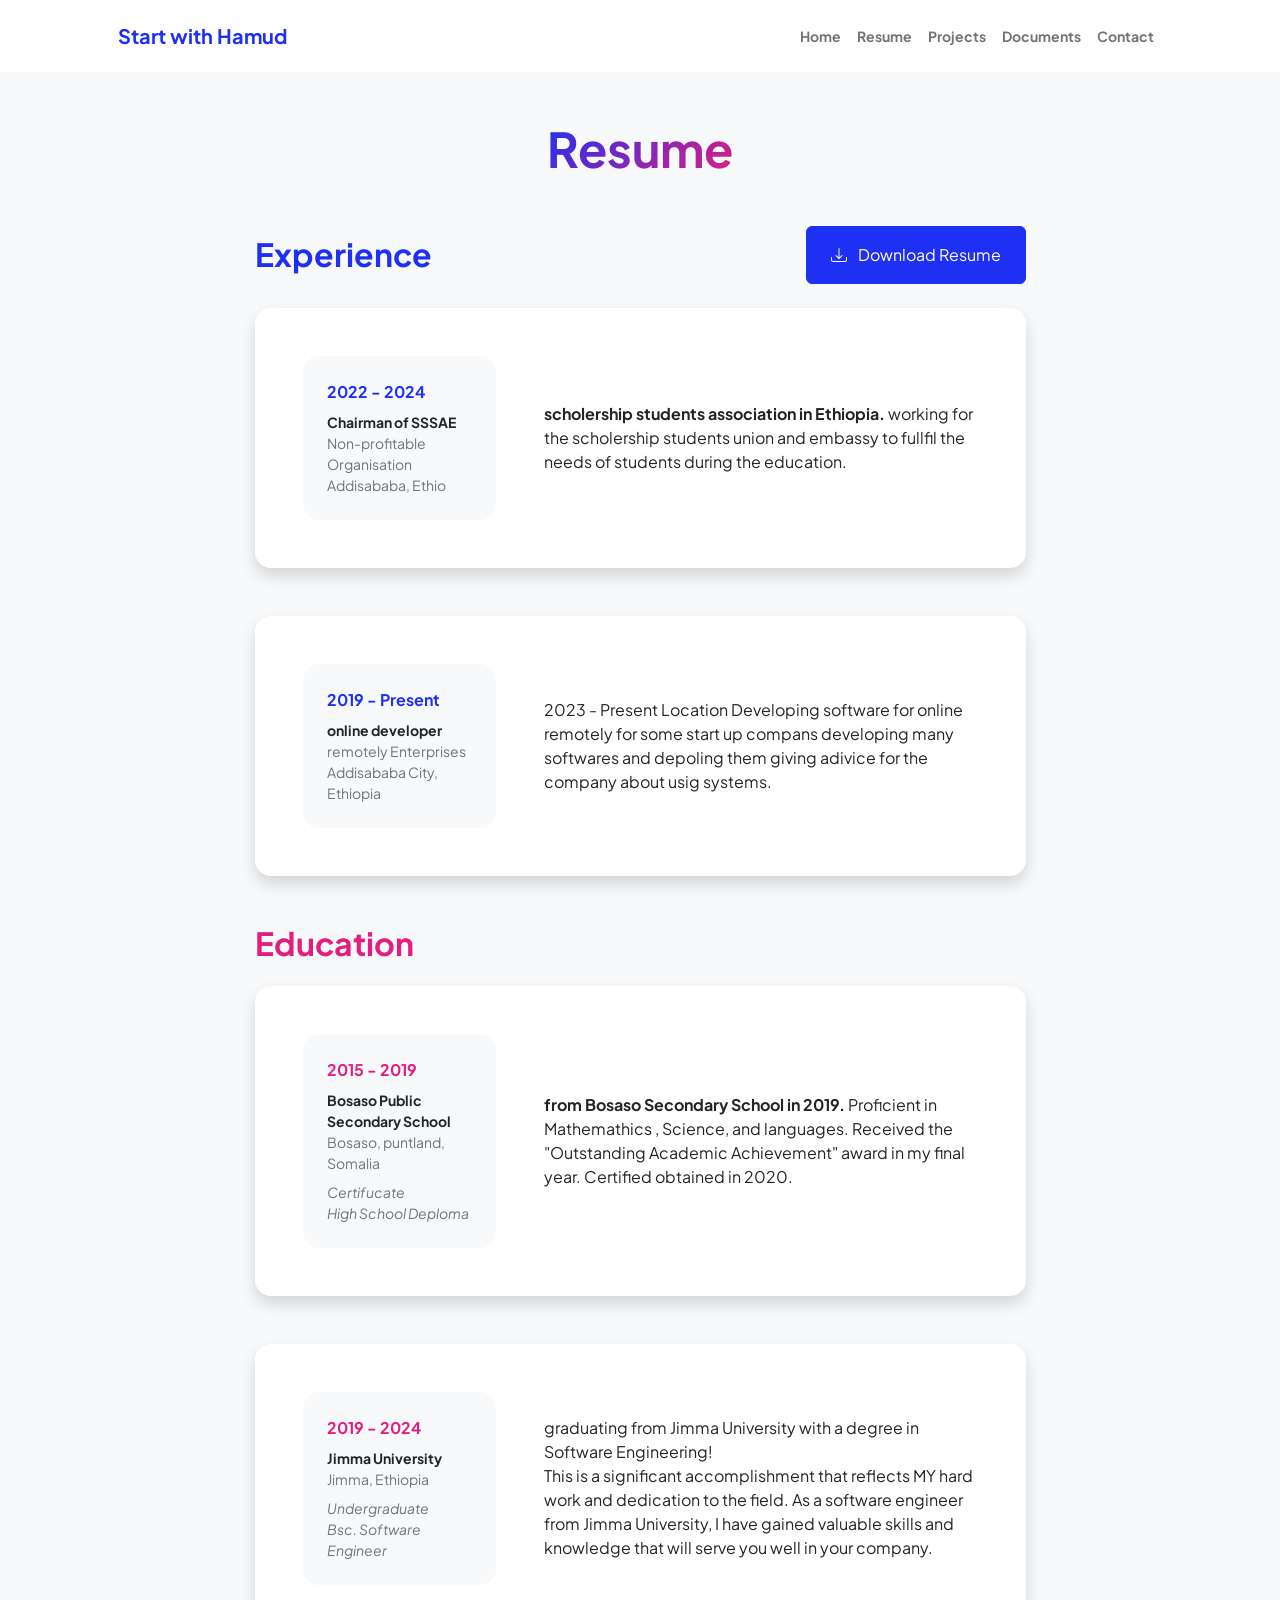
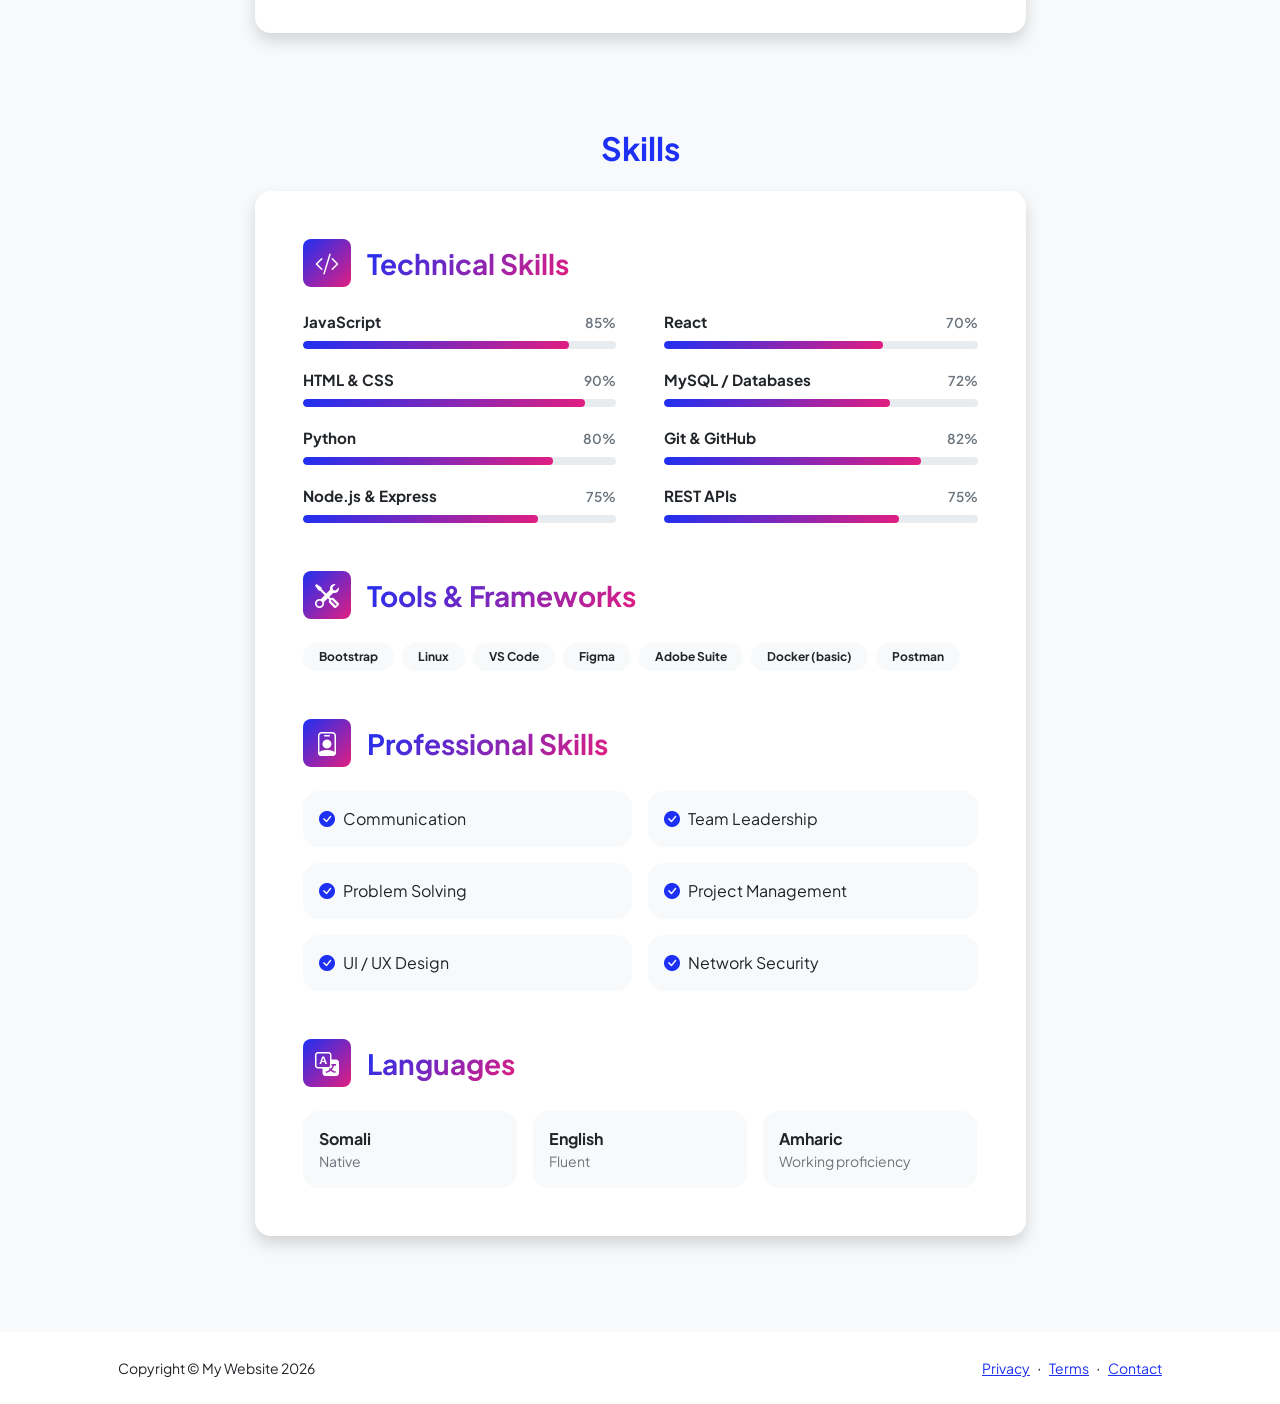
<file: resume.html>
<!DOCTYPE html>
<html lang="en">
    <head>
        <meta charset="utf-8" />
        <meta name="viewport" content="width=device-width, initial-scale=1, shrink-to-fit=no" />
        <meta name="description" content="" />
        <meta name="author" content="" />
        <title>Personal - Start Bootstrap Template</title>
        <!-- Favicon-->
        <link rel="icon" type="image/x-icon" href="assets/favicon.ico" />
        <!-- Custom Google font-->
        <link rel="preconnect" href="https://fonts.googleapis.com" />
        <link rel="preconnect" href="https://fonts.gstatic.com" crossorigin />
        <link href="https://fonts.googleapis.com/css2?family=Plus+Jakarta+Sans:wght@100;200;300;400;500;600;700;800;900&amp;display=swap" rel="stylesheet" />
        <!-- Bootstrap icons-->
        <link href="https://cdn.jsdelivr.net/npm/bootstrap-icons@1.8.1/font/bootstrap-icons.css" rel="stylesheet" />
        <!-- Core theme CSS (includes Bootstrap)-->
        <link href="css/styles.css" rel="stylesheet" />
    </head>
    <body class="d-flex flex-column h-100 bg-light">
        <main class="flex-shrink-0">
            <!-- Navigation-->
            <nav class="navbar navbar-expand-lg navbar-light bg-white py-3">
                <div class="container px-5">
                    <a class="navbar-brand" href="index.html"><span class="fw-bolder text-primary">Start with Hamud</span></a>
                    <button class="navbar-toggler" type="button" data-bs-toggle="collapse" data-bs-target="#navbarSupportedContent" aria-controls="navbarSupportedContent" aria-expanded="false" aria-label="Toggle navigation"><span class="navbar-toggler-icon"></span></button>
                    <div class="collapse navbar-collapse" id="navbarSupportedContent">
                        <ul class="navbar-nav ms-auto mb-2 mb-lg-0 small fw-bolder">
                            <li class="nav-item"><a class="nav-link" href="index.html">Home</a></li>
                            <li class="nav-item"><a class="nav-link" href="resume.html">Resume</a></li>
                            <li class="nav-item"><a class="nav-link" href="projects.html">Projects</a></li>
                            <li class="nav-item"><a class="nav-link" href="documents.html">Documents</a></li>
                            <li class="nav-item"><a class="nav-link" href="contact.html">Contact</a></li>
                        </ul>
                    </div>
                </div>
            </nav>
            <!-- Page Content-->
            <div class="container px-5 my-5">
                <div class="text-center mb-5">
                    <h1 class="display-5 fw-bolder mb-0"><span class="text-gradient d-inline">Resume</span></h1>
                </div>
                <div class="row gx-5 justify-content-center">
                    <div class="col-lg-11 col-xl-9 col-xxl-8">
                        <!-- Experience Section-->
                        <section>
                            <div class="d-flex align-items-center justify-content-between mb-4">
                                <h2 class="text-primary fw-bolder mb-0">Experience</h2>
                                <!-- Download resume button-->
                                <!-- Note: Set the link href target to a PDF file within your project-->
                                <a class="btn btn-primary px-4 py-3" href="docs/cv.pdf" download>
                                    <div class="d-inline-block bi bi-download me-2"></div>
                                    Download Resume
                                </a>
                            </div>
                            <!-- Experience Card 1-->
                            <div class="card shadow border-0 rounded-4 mb-5">
                                <div class="card-body p-5">
                                    <div class="row align-items-center gx-5">
                                        <div class="col text-center text-lg-start mb-4 mb-lg-0">
                                            <div class="bg-light p-4 rounded-4">
                                                <div class="text-primary fw-bolder mb-2">2022 - 2024</div>
                                                <div class="small fw-bolder">Chairman of SSSAE</div>
                                                <div class="small text-muted">Non-profitable Organisation</div>
                                                <div class="small text-muted">Addisababa, Ethio</div>
                                            </div>
                                        </div>
                                        <div class="col-lg-8"><div> <strong>scholership students association in Ethiopia.</strong> 
                                          
                                            working for the scholership students union and embassy to fullfil the
                                            needs of students during the education.</div></div>
                                    </div>
                                </div>
                            </div>
                            <!-- Experience Card 2-->
                            <div class="card shadow border-0 rounded-4 mb-5">
                                <div class="card-body p-5">
                                    <div class="row align-items-center gx-5">
                                        <div class="col text-center text-lg-start mb-4 mb-lg-0">
                                            <div class="bg-light p-4 rounded-4">
                                                <div class="text-primary fw-bolder mb-2">2019 - Present</div>
                                                <div class="small fw-bolder">online developer</div>
                                                <div class="small text-muted">remotely Enterprises</div>
                                                <div class="small text-muted">Addisababa City, Ethiopia</div>
                                            </div>
                                        </div>
                                        <div class="col-lg-8"><div>
                                        
                                            2023 - Present Location
                                            Developing software for online remotely for some start up compans
                                            developing many softwares and depoling them
                                            giving adivice for the company about usig systems.</div></div>
                                    </div>
                                </div>
                            </div>
                        </section>
                        <!-- Education Section-->
                        <section>
                            <h2 class="text-secondary fw-bolder mb-4">Education</h2>
                            <!-- Education Card 1-->
                            <div class="card shadow border-0 rounded-4 mb-5">
                                <div class="card-body p-5">
                                    <div class="row align-items-center gx-5">
                                        <div class="col text-center text-lg-start mb-4 mb-lg-0">
                                            <div class="bg-light p-4 rounded-4">
                                                <div class="text-secondary fw-bolder mb-2">2015 - 2019</div>
                                                <div class="mb-2">
                                                    <div class="small fw-bolder">Bosaso Public Secondary School</div>
                                                    <div class="small text-muted">Bosaso, puntland, Somalia</div>
                                                </div>
                                                <div class="fst-italic">
                                                    <div class="small text-muted">Certifucate </div>
                                                    <div class="small text-muted">High School Deploma</div>
                                                </div>
                                            </div>
                                        </div>
                                        <div class="col-lg-8"><div> <strong>from Bosaso Secondary School in 2019.</strong> 
                                            Proficient in Mathemathics , Science, and languages.
                                            Received the "Outstanding Academic Achievement" award in my final year.
                                            Certified  obtained in 2020.</div></div>
                                    </div>
                                </div>
                            </div>
                            <!-- Education Card 2-->
                            <div class="card shadow border-0 rounded-4 mb-5">
                                <div class="card-body p-5">
                                    <div class="row align-items-center gx-5">
                                        <div class="col text-center text-lg-start mb-4 mb-lg-0">
                                            <div class="bg-light p-4 rounded-4">
                                                <div class="text-secondary fw-bolder mb-2">2019 - 2024</div>
                                                <div class="mb-2">
                                                    <div class="small fw-bolder">Jimma University </div>
                                                    <div class="small text-muted">Jimma, Ethiopia</div>
                                                </div>
                                                <div class="fst-italic">
                                                    <div class="small text-muted">Undergraduate</div>
                                                    <div class="small text-muted">Bsc. Software Engineer</div>
                                                </div>
                                            </div>
                                        </div>
                                        <div class="col-lg-8"><div>graduating from Jimma University with a degree in Software Engineering! 
                                            <br>This is a significant accomplishment that reflects MY hard work and dedication to the field.

                                            As a software engineer from Jimma University, I have gained valuable skills and knowledge that will serve you well in your company.</div></div>
                                    </div>
                                </div>
                            </div>
                        </section>
                        <!-- Divider-->
                        <div class="pb-5"></div>
                        <!-- Skills Section-->
                        <section>
                            <div class="text-center mb-4">
                                <h2 class="text-primary fw-bolder mb-0">Skills</h2>
                            </div>
                            <!-- Skillset Card-->
                            <div class="card shadow border-0 rounded-4 mb-5">
                                <div class="card-body p-5">
                                    <!-- Technical skills with proficiency bars-->
                                    <div class="mb-5">
                                        <div class="d-flex align-items-center mb-4">
                                            <div class="feature bg-primary bg-gradient-primary-to-secondary text-white rounded-3 me-3"><i class="bi bi-code-slash"></i></div>
                                            <h3 class="fw-bolder mb-0"><span class="text-gradient d-inline">Technical Skills</span></h3>
                                        </div>
                                        <div class="row gx-5">
                                            <div class="col-lg-6">
                                                <div class="skill-item">
                                                    <div class="skill-head"><span>JavaScript</span><span class="skill-pct">85%</span></div>
                                                    <div class="skill-track"><span class="skill-fill" data-width="85"></span></div>
                                                </div>
                                                <div class="skill-item">
                                                    <div class="skill-head"><span>HTML &amp; CSS</span><span class="skill-pct">90%</span></div>
                                                    <div class="skill-track"><span class="skill-fill" data-width="90"></span></div>
                                                </div>
                                                <div class="skill-item">
                                                    <div class="skill-head"><span>Python</span><span class="skill-pct">80%</span></div>
                                                    <div class="skill-track"><span class="skill-fill" data-width="80"></span></div>
                                                </div>
                                                <div class="skill-item">
                                                    <div class="skill-head"><span>Node.js &amp; Express</span><span class="skill-pct">75%</span></div>
                                                    <div class="skill-track"><span class="skill-fill" data-width="75"></span></div>
                                                </div>
                                            </div>
                                            <div class="col-lg-6">
                                                <div class="skill-item">
                                                    <div class="skill-head"><span>React</span><span class="skill-pct">70%</span></div>
                                                    <div class="skill-track"><span class="skill-fill" data-width="70"></span></div>
                                                </div>
                                                <div class="skill-item">
                                                    <div class="skill-head"><span>MySQL / Databases</span><span class="skill-pct">72%</span></div>
                                                    <div class="skill-track"><span class="skill-fill" data-width="72"></span></div>
                                                </div>
                                                <div class="skill-item">
                                                    <div class="skill-head"><span>Git &amp; GitHub</span><span class="skill-pct">82%</span></div>
                                                    <div class="skill-track"><span class="skill-fill" data-width="82"></span></div>
                                                </div>
                                                <div class="skill-item">
                                                    <div class="skill-head"><span>REST APIs</span><span class="skill-pct">75%</span></div>
                                                    <div class="skill-track"><span class="skill-fill" data-width="75"></span></div>
                                                </div>
                                            </div>
                                        </div>
                                    </div>
                                    <!-- Tools & frameworks-->
                                    <div class="mb-5">
                                        <div class="d-flex align-items-center mb-4">
                                            <div class="feature bg-primary bg-gradient-primary-to-secondary text-white rounded-3 me-3"><i class="bi bi-tools"></i></div>
                                            <h3 class="fw-bolder mb-0"><span class="text-gradient d-inline">Tools &amp; Frameworks</span></h3>
                                        </div>
                                        <div class="d-flex flex-wrap gap-2">
                                            <span class="badge bg-light text-dark rounded-pill px-3 py-2">Bootstrap</span>
                                            <span class="badge bg-light text-dark rounded-pill px-3 py-2">Linux</span>
                                            <span class="badge bg-light text-dark rounded-pill px-3 py-2">VS Code</span>
                                            <span class="badge bg-light text-dark rounded-pill px-3 py-2">Figma</span>
                                            <span class="badge bg-light text-dark rounded-pill px-3 py-2">Adobe Suite</span>
                                            <span class="badge bg-light text-dark rounded-pill px-3 py-2">Docker (basic)</span>
                                            <span class="badge bg-light text-dark rounded-pill px-3 py-2">Postman</span>
                                        </div>
                                    </div>
                                    <!-- Professional / soft skills-->
                                    <div class="mb-5">
                                        <div class="d-flex align-items-center mb-4">
                                            <div class="feature bg-primary bg-gradient-primary-to-secondary text-white rounded-3 me-3"><i class="bi bi-person-badge"></i></div>
                                            <h3 class="fw-bolder mb-0"><span class="text-gradient d-inline">Professional Skills</span></h3>
                                        </div>
                                        <div class="row row-cols-1 row-cols-md-2 g-3">
                                            <div class="col"><div class="d-flex align-items-center bg-light rounded-4 p-3 h-100"><i class="bi bi-check-circle-fill text-primary me-2"></i>Communication</div></div>
                                            <div class="col"><div class="d-flex align-items-center bg-light rounded-4 p-3 h-100"><i class="bi bi-check-circle-fill text-primary me-2"></i>Team Leadership</div></div>
                                            <div class="col"><div class="d-flex align-items-center bg-light rounded-4 p-3 h-100"><i class="bi bi-check-circle-fill text-primary me-2"></i>Problem Solving</div></div>
                                            <div class="col"><div class="d-flex align-items-center bg-light rounded-4 p-3 h-100"><i class="bi bi-check-circle-fill text-primary me-2"></i>Project Management</div></div>
                                            <div class="col"><div class="d-flex align-items-center bg-light rounded-4 p-3 h-100"><i class="bi bi-check-circle-fill text-primary me-2"></i>UI / UX Design</div></div>
                                            <div class="col"><div class="d-flex align-items-center bg-light rounded-4 p-3 h-100"><i class="bi bi-check-circle-fill text-primary me-2"></i>Network Security</div></div>
                                        </div>
                                    </div>
                                    <!-- Spoken languages-->
                                    <div class="mb-0">
                                        <div class="d-flex align-items-center mb-4">
                                            <div class="feature bg-primary bg-gradient-primary-to-secondary text-white rounded-3 me-3"><i class="bi bi-translate"></i></div>
                                            <h3 class="fw-bolder mb-0"><span class="text-gradient d-inline">Languages</span></h3>
                                        </div>
                                        <div class="row row-cols-1 row-cols-md-3 g-3">
                                            <div class="col"><div class="bg-light rounded-4 p-3 h-100"><div class="fw-bolder">Somali</div><div class="small text-muted">Native</div></div></div>
                                            <div class="col"><div class="bg-light rounded-4 p-3 h-100"><div class="fw-bolder">English</div><div class="small text-muted">Fluent</div></div></div>
                                            <div class="col"><div class="bg-light rounded-4 p-3 h-100"><div class="fw-bolder">Amharic</div><div class="small text-muted">Working proficiency</div></div></div>
                                        </div>
                                    </div>
                                </div>
                            </div>
                        </section>
                    </div>
                </div>
            </div>
        </main>
        <!-- Footer-->
        <footer class="bg-white py-4 mt-auto">
            <div class="container px-5">
                <div class="row align-items-center justify-content-between flex-column flex-sm-row">
                    <div class="col-auto"><div class="small m-0">Copyright &copy; My Website <span id="currentYear">2024</span></div></div>
                    <div class="col-auto">
                        <a class="small" href="#!">Privacy</a>
                        <span class="mx-1">&middot;</span>
                        <a class="small" href="#!">Terms</a>
                        <span class="mx-1">&middot;</span>
                        <a class="small" href="#!">Contact</a>
                    </div>
                </div>
            </div>
        </footer>
        <!-- Bootstrap core JS-->
        <script src="https://cdn.jsdelivr.net/npm/bootstrap@5.2.3/dist/js/bootstrap.bundle.min.js"></script>
        <!-- Core theme JS-->
        <script src="js/scripts.js"></script>
    </body>
</html>
</file>
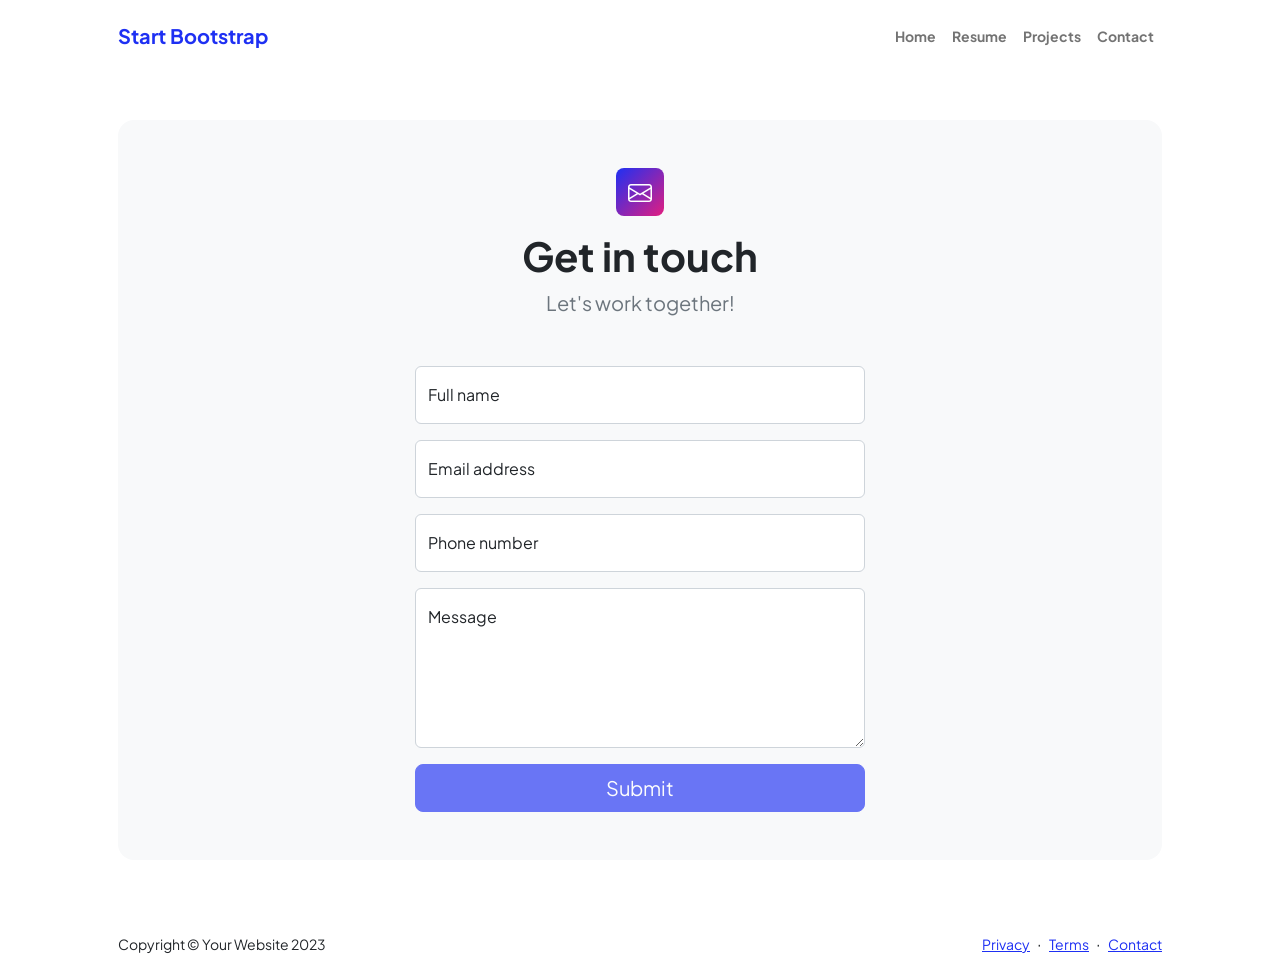
<file: startbootstrap-personal-gh-pages/contact.html>
<!DOCTYPE html>
<html lang="en">
    <head>
        <meta charset="utf-8" />
        <meta name="viewport" content="width=device-width, initial-scale=1, shrink-to-fit=no" />
        <meta name="description" content />
        <meta name="author" content />
        <title>Modern Business - Start Bootstrap Template</title>
        <!-- Favicon-->
        <link rel="icon" type="image/x-icon" href="assets/favicon.ico" />
        <!-- Custom Google font-->
        <link rel="preconnect" href="https://fonts.googleapis.com" />
        <link rel="preconnect" href="https://fonts.gstatic.com" crossorigin />
        <link href="https://fonts.googleapis.com/css2?family=Plus+Jakarta+Sans:wght@100;200;300;400;500;600;700;800;900&amp;display=swap" rel="stylesheet" />
        <!-- Bootstrap icons-->
        <link href="https://cdn.jsdelivr.net/npm/bootstrap-icons@1.8.1/font/bootstrap-icons.css" rel="stylesheet" />
        <!-- Core theme CSS (includes Bootstrap)-->
        <link href="css/styles.css" rel="stylesheet" />
    </head>
    <body class="d-flex flex-column">
        <main class="flex-shrink-0">
            <!-- Navigation-->
            <nav class="navbar navbar-expand-lg navbar-light bg-white py-3">
                <div class="container px-5">
                    <a class="navbar-brand" href="index.html"><span class="fw-bolder text-primary">Start Bootstrap</span></a>
                    <button class="navbar-toggler" type="button" data-bs-toggle="collapse" data-bs-target="#navbarSupportedContent" aria-controls="navbarSupportedContent" aria-expanded="false" aria-label="Toggle navigation"><span class="navbar-toggler-icon"></span></button>
                    <div class="collapse navbar-collapse" id="navbarSupportedContent">
                        <ul class="navbar-nav ms-auto mb-2 mb-lg-0 small fw-bolder">
                            <li class="nav-item"><a class="nav-link" href="index.html">Home</a></li>
                            <li class="nav-item"><a class="nav-link" href="resume.html">Resume</a></li>
                            <li class="nav-item"><a class="nav-link" href="projects.html">Projects</a></li>
                            <li class="nav-item"><a class="nav-link" href="contact.html">Contact</a></li>
                        </ul>
                    </div>
                </div>
            </nav>
            <!-- Page content-->
            <section class="py-5">
                <div class="container px-5">
                    <!-- Contact form-->
                    <div class="bg-light rounded-4 py-5 px-4 px-md-5">
                        <div class="text-center mb-5">
                            <div class="feature bg-primary bg-gradient-primary-to-secondary text-white rounded-3 mb-3"><i class="bi bi-envelope"></i></div>
                            <h1 class="fw-bolder">Get in touch</h1>
                            <p class="lead fw-normal text-muted mb-0">Let's work together!</p>
                        </div>
                        <div class="row gx-5 justify-content-center">
                            <div class="col-lg-8 col-xl-6">
                                <!-- * * * * * * * * * * * * * * *-->
                                <!-- * * SB Forms Contact Form * *-->
                                <!-- * * * * * * * * * * * * * * *-->
                                <!-- This form is pre-integrated with SB Forms.-->
                                <!-- To make this form functional, sign up at-->
                                <!-- https://startbootstrap.com/solution/contact-forms-->
                                <!-- to get an API token!-->
                                <form id="contactForm" data-sb-form-api-token="API_TOKEN">
                                    <!-- Name input-->
                                    <div class="form-floating mb-3">
                                        <input class="form-control" id="name" type="text" placeholder="Enter your name..." data-sb-validations="required" />
                                        <label for="name">Full name</label>
                                        <div class="invalid-feedback" data-sb-feedback="name:required">A name is required.</div>
                                    </div>
                                    <!-- Email address input-->
                                    <div class="form-floating mb-3">
                                        <input class="form-control" id="email" type="email" placeholder="name@example.com" data-sb-validations="required,email" />
                                        <label for="email">Email address</label>
                                        <div class="invalid-feedback" data-sb-feedback="email:required">An email is required.</div>
                                        <div class="invalid-feedback" data-sb-feedback="email:email">Email is not valid.</div>
                                    </div>
                                    <!-- Phone number input-->
                                    <div class="form-floating mb-3">
                                        <input class="form-control" id="phone" type="tel" placeholder="(123) 456-7890" data-sb-validations="required" />
                                        <label for="phone">Phone number</label>
                                        <div class="invalid-feedback" data-sb-feedback="phone:required">A phone number is required.</div>
                                    </div>
                                    <!-- Message input-->
                                    <div class="form-floating mb-3">
                                        <textarea class="form-control" id="message" type="text" placeholder="Enter your message here..." style="height: 10rem" data-sb-validations="required"></textarea>
                                        <label for="message">Message</label>
                                        <div class="invalid-feedback" data-sb-feedback="message:required">A message is required.</div>
                                    </div>
                                    <!-- Submit success message-->
                                    <!---->
                                    <!-- This is what your users will see when the form-->
                                    <!-- has successfully submitted-->
                                    <div class="d-none" id="submitSuccessMessage">
                                        <div class="text-center mb-3">
                                            <div class="fw-bolder">Form submission successful!</div>
                                            To activate this form, sign up at
                                            <br />
                                            <a href="https://startbootstrap.com/solution/contact-forms">https://startbootstrap.com/solution/contact-forms</a>
                                        </div>
                                    </div>
                                    <!-- Submit error message-->
                                    <!---->
                                    <!-- This is what your users will see when there is-->
                                    <!-- an error submitting the form-->
                                    <div class="d-none" id="submitErrorMessage"><div class="text-center text-danger mb-3">Error sending message!</div></div>
                                    <!-- Submit Button-->
                                    <div class="d-grid"><button class="btn btn-primary btn-lg disabled" id="submitButton" type="submit">Submit</button></div>
                                </form>
                            </div>
                        </div>
                    </div>
                </div>
            </section>
        </main>
        <!-- Footer-->
        <footer class="bg-white py-4 mt-auto">
            <div class="container px-5">
                <div class="row align-items-center justify-content-between flex-column flex-sm-row">
                    <div class="col-auto"><div class="small m-0">Copyright &copy; Your Website 2023</div></div>
                    <div class="col-auto">
                        <a class="small" href="#!">Privacy</a>
                        <span class="mx-1">&middot;</span>
                        <a class="small" href="#!">Terms</a>
                        <span class="mx-1">&middot;</span>
                        <a class="small" href="#!">Contact</a>
                    </div>
                </div>
            </div>
        </footer>
        <!-- Bootstrap core JS-->
        <script src="https://cdn.jsdelivr.net/npm/bootstrap@5.2.3/dist/js/bootstrap.bundle.min.js"></script>
        <!-- Core theme JS-->
        <script src="js/scripts.js"></script>
        <!-- * * * * * * * * * * * * * * * * * * * * * * * * * * * * * * * * * * * * * * * *-->
        <!-- * *                               SB Forms JS                               * *-->
        <!-- * * Activate your form at https://startbootstrap.com/solution/contact-forms * *-->
        <!-- * * * * * * * * * * * * * * * * * * * * * * * * * * * * * * * * * * * * * * * *-->
        <script src="https://cdn.startbootstrap.com/sb-forms-latest.js"></script>
    </body>
</html>
</file>
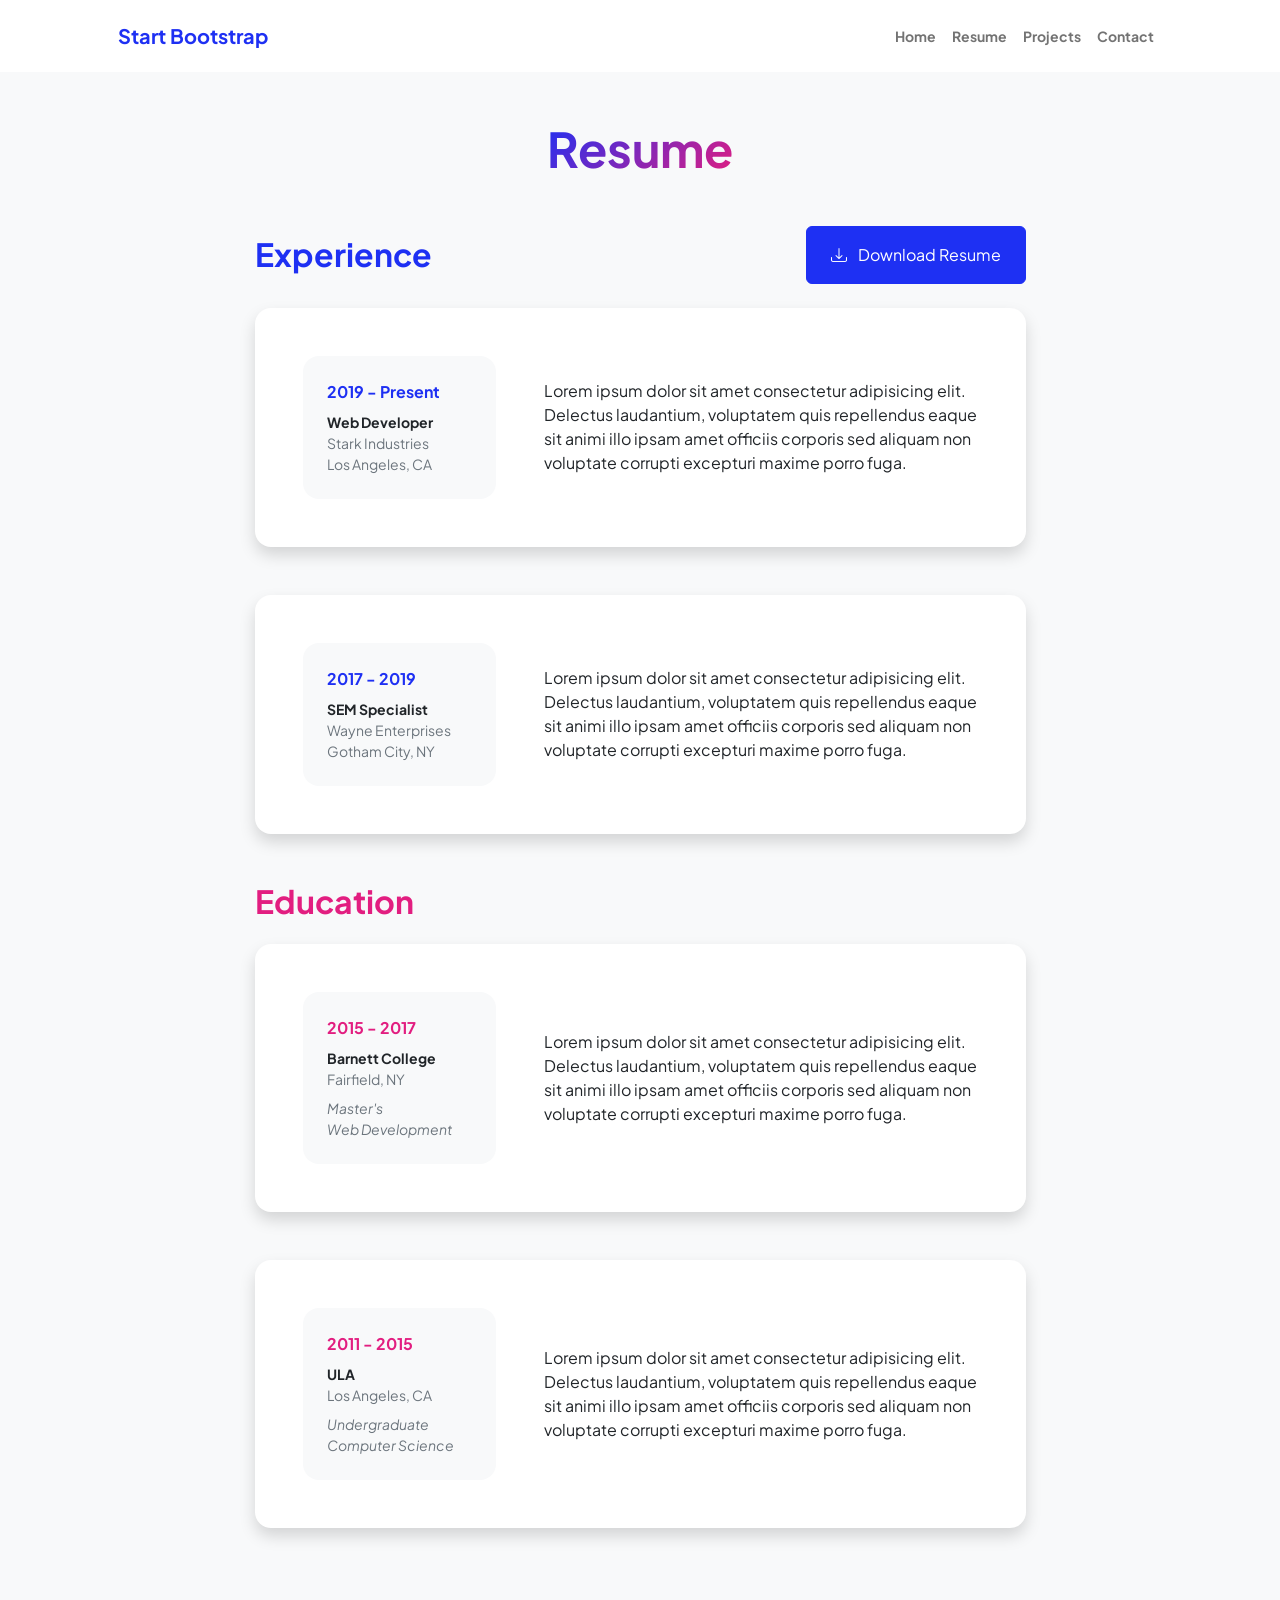
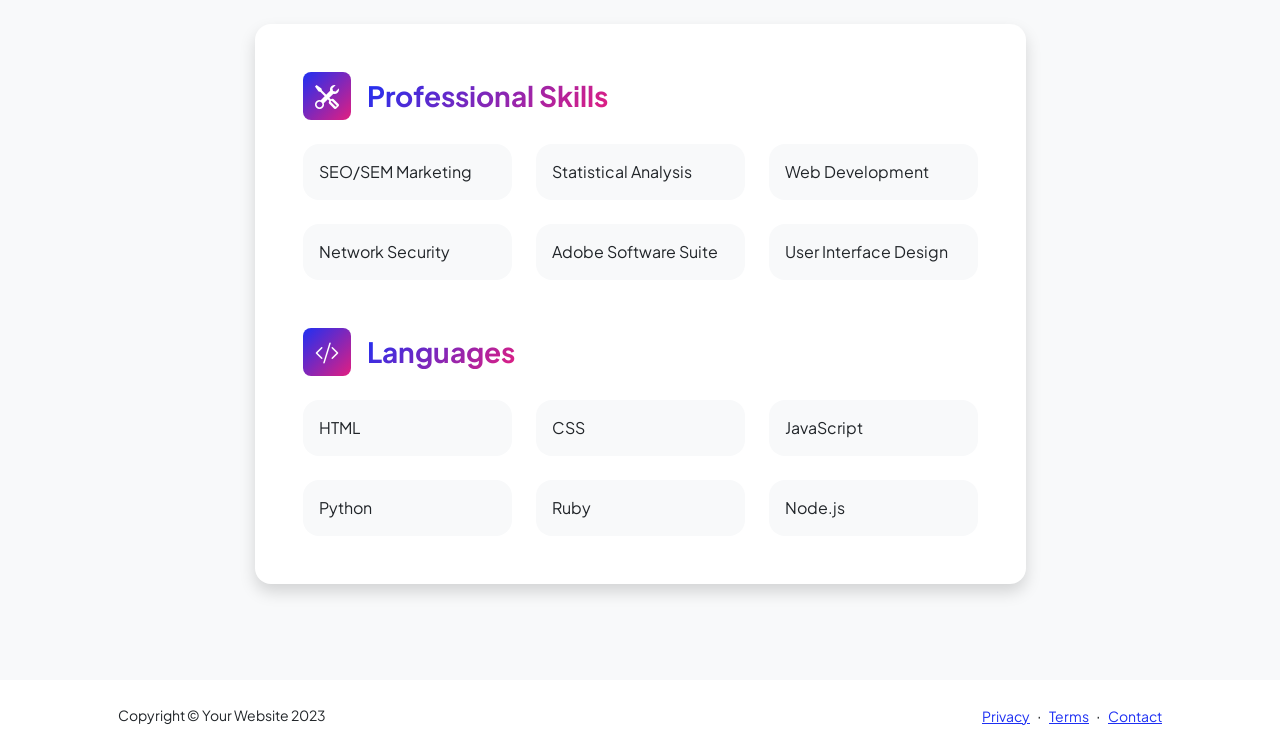
<file: startbootstrap-personal-gh-pages/resume.html>
<!DOCTYPE html>
<html lang="en">
    <head>
        <meta charset="utf-8" />
        <meta name="viewport" content="width=device-width, initial-scale=1, shrink-to-fit=no" />
        <meta name="description" content="" />
        <meta name="author" content="" />
        <title>Personal - Start Bootstrap Template</title>
        <!-- Favicon-->
        <link rel="icon" type="image/x-icon" href="assets/favicon.ico" />
        <!-- Custom Google font-->
        <link rel="preconnect" href="https://fonts.googleapis.com" />
        <link rel="preconnect" href="https://fonts.gstatic.com" crossorigin />
        <link href="https://fonts.googleapis.com/css2?family=Plus+Jakarta+Sans:wght@100;200;300;400;500;600;700;800;900&amp;display=swap" rel="stylesheet" />
        <!-- Bootstrap icons-->
        <link href="https://cdn.jsdelivr.net/npm/bootstrap-icons@1.8.1/font/bootstrap-icons.css" rel="stylesheet" />
        <!-- Core theme CSS (includes Bootstrap)-->
        <link href="css/styles.css" rel="stylesheet" />
    </head>
    <body class="d-flex flex-column h-100 bg-light">
        <main class="flex-shrink-0">
            <!-- Navigation-->
            <nav class="navbar navbar-expand-lg navbar-light bg-white py-3">
                <div class="container px-5">
                    <a class="navbar-brand" href="index.html"><span class="fw-bolder text-primary">Start Bootstrap</span></a>
                    <button class="navbar-toggler" type="button" data-bs-toggle="collapse" data-bs-target="#navbarSupportedContent" aria-controls="navbarSupportedContent" aria-expanded="false" aria-label="Toggle navigation"><span class="navbar-toggler-icon"></span></button>
                    <div class="collapse navbar-collapse" id="navbarSupportedContent">
                        <ul class="navbar-nav ms-auto mb-2 mb-lg-0 small fw-bolder">
                            <li class="nav-item"><a class="nav-link" href="index.html">Home</a></li>
                            <li class="nav-item"><a class="nav-link" href="resume.html">Resume</a></li>
                            <li class="nav-item"><a class="nav-link" href="projects.html">Projects</a></li>
                            <li class="nav-item"><a class="nav-link" href="contact.html">Contact</a></li>
                        </ul>
                    </div>
                </div>
            </nav>
            <!-- Page Content-->
            <div class="container px-5 my-5">
                <div class="text-center mb-5">
                    <h1 class="display-5 fw-bolder mb-0"><span class="text-gradient d-inline">Resume</span></h1>
                </div>
                <div class="row gx-5 justify-content-center">
                    <div class="col-lg-11 col-xl-9 col-xxl-8">
                        <!-- Experience Section-->
                        <section>
                            <div class="d-flex align-items-center justify-content-between mb-4">
                                <h2 class="text-primary fw-bolder mb-0">Experience</h2>
                                <!-- Download resume button-->
                                <!-- Note: Set the link href target to a PDF file within your project-->
                                <a class="btn btn-primary px-4 py-3" href="#!">
                                    <div class="d-inline-block bi bi-download me-2"></div>
                                    Download Resume
                                </a>
                            </div>
                            <!-- Experience Card 1-->
                            <div class="card shadow border-0 rounded-4 mb-5">
                                <div class="card-body p-5">
                                    <div class="row align-items-center gx-5">
                                        <div class="col text-center text-lg-start mb-4 mb-lg-0">
                                            <div class="bg-light p-4 rounded-4">
                                                <div class="text-primary fw-bolder mb-2">2019 - Present</div>
                                                <div class="small fw-bolder">Web Developer</div>
                                                <div class="small text-muted">Stark Industries</div>
                                                <div class="small text-muted">Los Angeles, CA</div>
                                            </div>
                                        </div>
                                        <div class="col-lg-8"><div>Lorem ipsum dolor sit amet consectetur adipisicing elit. Delectus laudantium, voluptatem quis repellendus eaque sit animi illo ipsam amet officiis corporis sed aliquam non voluptate corrupti excepturi maxime porro fuga.</div></div>
                                    </div>
                                </div>
                            </div>
                            <!-- Experience Card 2-->
                            <div class="card shadow border-0 rounded-4 mb-5">
                                <div class="card-body p-5">
                                    <div class="row align-items-center gx-5">
                                        <div class="col text-center text-lg-start mb-4 mb-lg-0">
                                            <div class="bg-light p-4 rounded-4">
                                                <div class="text-primary fw-bolder mb-2">2017 - 2019</div>
                                                <div class="small fw-bolder">SEM Specialist</div>
                                                <div class="small text-muted">Wayne Enterprises</div>
                                                <div class="small text-muted">Gotham City, NY</div>
                                            </div>
                                        </div>
                                        <div class="col-lg-8"><div>Lorem ipsum dolor sit amet consectetur adipisicing elit. Delectus laudantium, voluptatem quis repellendus eaque sit animi illo ipsam amet officiis corporis sed aliquam non voluptate corrupti excepturi maxime porro fuga.</div></div>
                                    </div>
                                </div>
                            </div>
                        </section>
                        <!-- Education Section-->
                        <section>
                            <h2 class="text-secondary fw-bolder mb-4">Education</h2>
                            <!-- Education Card 1-->
                            <div class="card shadow border-0 rounded-4 mb-5">
                                <div class="card-body p-5">
                                    <div class="row align-items-center gx-5">
                                        <div class="col text-center text-lg-start mb-4 mb-lg-0">
                                            <div class="bg-light p-4 rounded-4">
                                                <div class="text-secondary fw-bolder mb-2">2015 - 2017</div>
                                                <div class="mb-2">
                                                    <div class="small fw-bolder">Barnett College</div>
                                                    <div class="small text-muted">Fairfield, NY</div>
                                                </div>
                                                <div class="fst-italic">
                                                    <div class="small text-muted">Master's</div>
                                                    <div class="small text-muted">Web Development</div>
                                                </div>
                                            </div>
                                        </div>
                                        <div class="col-lg-8"><div>Lorem ipsum dolor sit amet consectetur adipisicing elit. Delectus laudantium, voluptatem quis repellendus eaque sit animi illo ipsam amet officiis corporis sed aliquam non voluptate corrupti excepturi maxime porro fuga.</div></div>
                                    </div>
                                </div>
                            </div>
                            <!-- Education Card 2-->
                            <div class="card shadow border-0 rounded-4 mb-5">
                                <div class="card-body p-5">
                                    <div class="row align-items-center gx-5">
                                        <div class="col text-center text-lg-start mb-4 mb-lg-0">
                                            <div class="bg-light p-4 rounded-4">
                                                <div class="text-secondary fw-bolder mb-2">2011 - 2015</div>
                                                <div class="mb-2">
                                                    <div class="small fw-bolder">ULA</div>
                                                    <div class="small text-muted">Los Angeles, CA</div>
                                                </div>
                                                <div class="fst-italic">
                                                    <div class="small text-muted">Undergraduate</div>
                                                    <div class="small text-muted">Computer Science</div>
                                                </div>
                                            </div>
                                        </div>
                                        <div class="col-lg-8"><div>Lorem ipsum dolor sit amet consectetur adipisicing elit. Delectus laudantium, voluptatem quis repellendus eaque sit animi illo ipsam amet officiis corporis sed aliquam non voluptate corrupti excepturi maxime porro fuga.</div></div>
                                    </div>
                                </div>
                            </div>
                        </section>
                        <!-- Divider-->
                        <div class="pb-5"></div>
                        <!-- Skills Section-->
                        <section>
                            <!-- Skillset Card-->
                            <div class="card shadow border-0 rounded-4 mb-5">
                                <div class="card-body p-5">
                                    <!-- Professional skills list-->
                                    <div class="mb-5">
                                        <div class="d-flex align-items-center mb-4">
                                            <div class="feature bg-primary bg-gradient-primary-to-secondary text-white rounded-3 me-3"><i class="bi bi-tools"></i></div>
                                            <h3 class="fw-bolder mb-0"><span class="text-gradient d-inline">Professional Skills</span></h3>
                                        </div>
                                        <div class="row row-cols-1 row-cols-md-3 mb-4">
                                            <div class="col mb-4 mb-md-0"><div class="d-flex align-items-center bg-light rounded-4 p-3 h-100">SEO/SEM Marketing</div></div>
                                            <div class="col mb-4 mb-md-0"><div class="d-flex align-items-center bg-light rounded-4 p-3 h-100">Statistical Analysis</div></div>
                                            <div class="col"><div class="d-flex align-items-center bg-light rounded-4 p-3 h-100">Web Development</div></div>
                                        </div>
                                        <div class="row row-cols-1 row-cols-md-3">
                                            <div class="col mb-4 mb-md-0"><div class="d-flex align-items-center bg-light rounded-4 p-3 h-100">Network Security</div></div>
                                            <div class="col mb-4 mb-md-0"><div class="d-flex align-items-center bg-light rounded-4 p-3 h-100">Adobe Software Suite</div></div>
                                            <div class="col"><div class="d-flex align-items-center bg-light rounded-4 p-3 h-100">User Interface Design</div></div>
                                        </div>
                                    </div>
                                    <!-- Languages list-->
                                    <div class="mb-0">
                                        <div class="d-flex align-items-center mb-4">
                                            <div class="feature bg-primary bg-gradient-primary-to-secondary text-white rounded-3 me-3"><i class="bi bi-code-slash"></i></div>
                                            <h3 class="fw-bolder mb-0"><span class="text-gradient d-inline">Languages</span></h3>
                                        </div>
                                        <div class="row row-cols-1 row-cols-md-3 mb-4">
                                            <div class="col mb-4 mb-md-0"><div class="d-flex align-items-center bg-light rounded-4 p-3 h-100">HTML</div></div>
                                            <div class="col mb-4 mb-md-0"><div class="d-flex align-items-center bg-light rounded-4 p-3 h-100">CSS</div></div>
                                            <div class="col"><div class="d-flex align-items-center bg-light rounded-4 p-3 h-100">JavaScript</div></div>
                                        </div>
                                        <div class="row row-cols-1 row-cols-md-3">
                                            <div class="col mb-4 mb-md-0"><div class="d-flex align-items-center bg-light rounded-4 p-3 h-100">Python</div></div>
                                            <div class="col mb-4 mb-md-0"><div class="d-flex align-items-center bg-light rounded-4 p-3 h-100">Ruby</div></div>
                                            <div class="col"><div class="d-flex align-items-center bg-light rounded-4 p-3 h-100">Node.js</div></div>
                                        </div>
                                    </div>
                                </div>
                            </div>
                        </section>
                    </div>
                </div>
            </div>
        </main>
        <!-- Footer-->
        <footer class="bg-white py-4 mt-auto">
            <div class="container px-5">
                <div class="row align-items-center justify-content-between flex-column flex-sm-row">
                    <div class="col-auto"><div class="small m-0">Copyright &copy; Your Website 2023</div></div>
                    <div class="col-auto">
                        <a class="small" href="#!">Privacy</a>
                        <span class="mx-1">&middot;</span>
                        <a class="small" href="#!">Terms</a>
                        <span class="mx-1">&middot;</span>
                        <a class="small" href="#!">Contact</a>
                    </div>
                </div>
            </div>
        </footer>
        <!-- Bootstrap core JS-->
        <script src="https://cdn.jsdelivr.net/npm/bootstrap@5.2.3/dist/js/bootstrap.bundle.min.js"></script>
        <!-- Core theme JS-->
        <script src="js/scripts.js"></script>
    </body>
</html>
</file>
